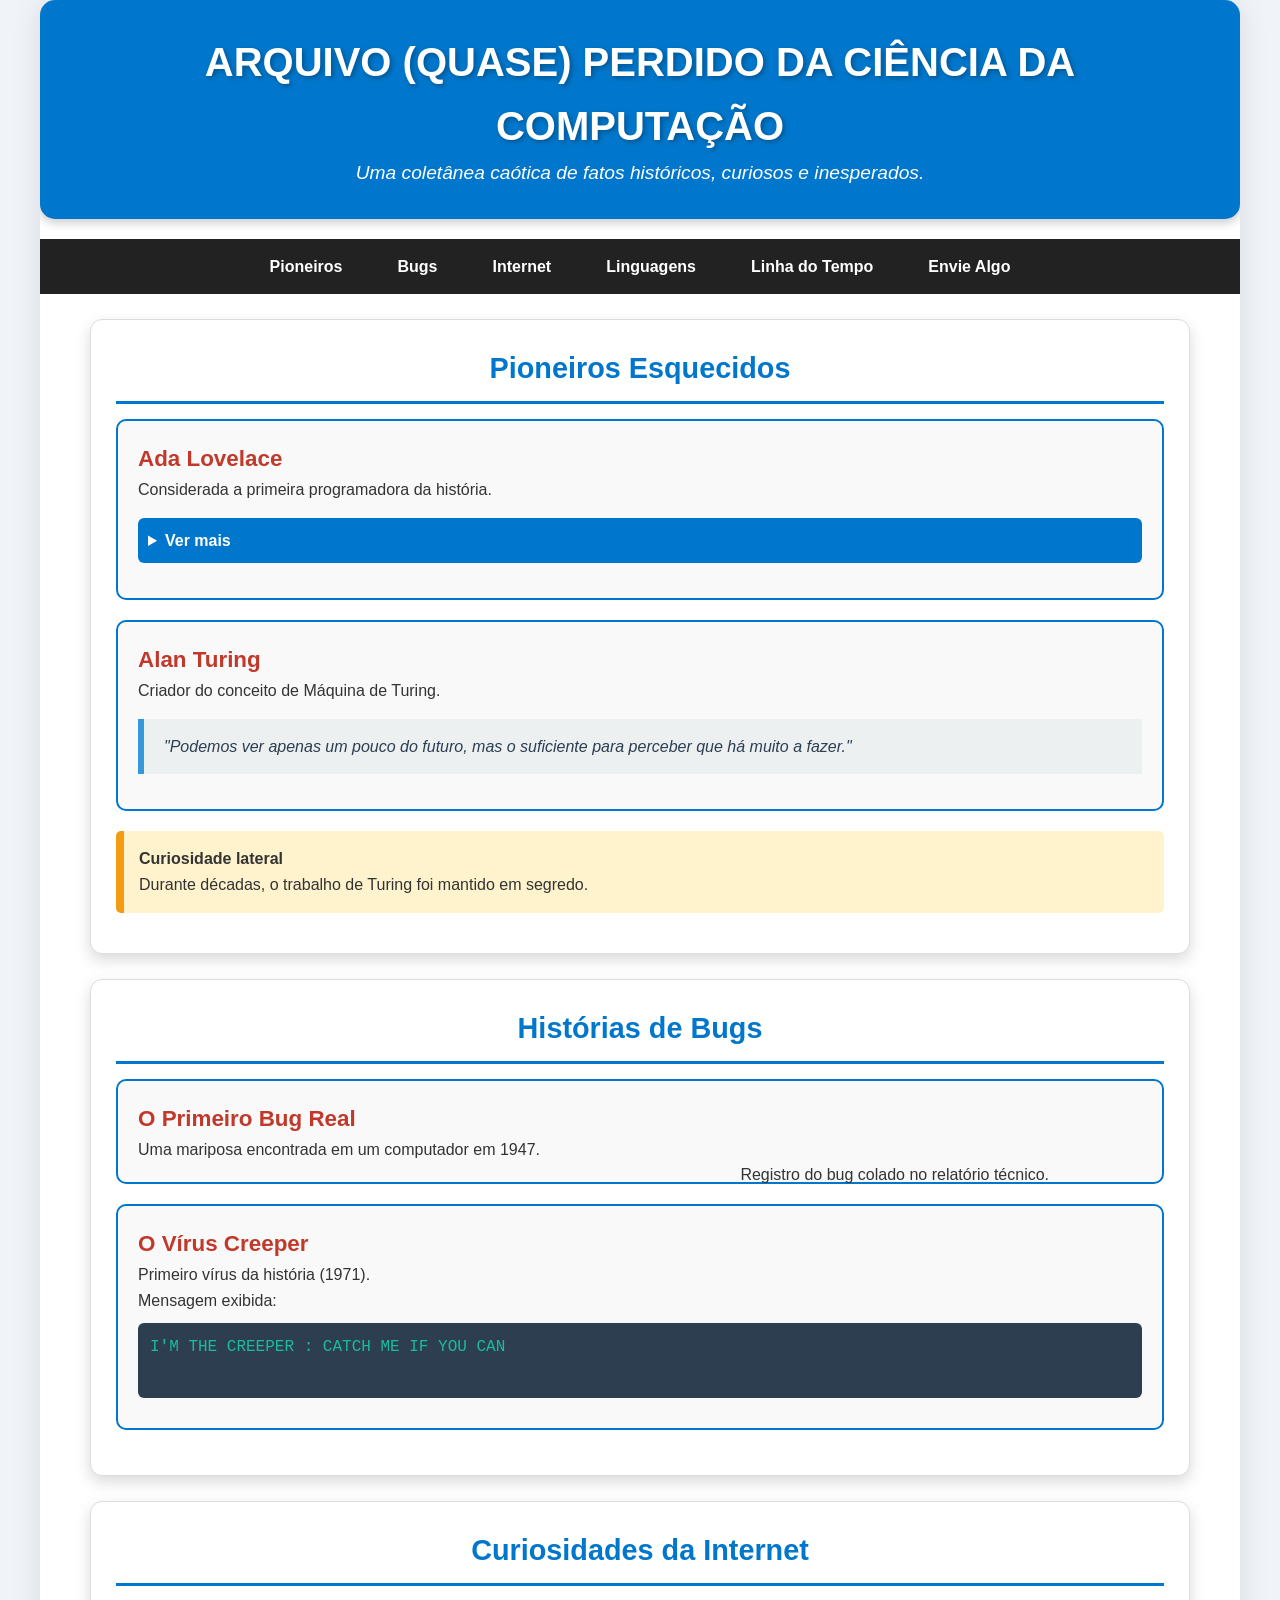
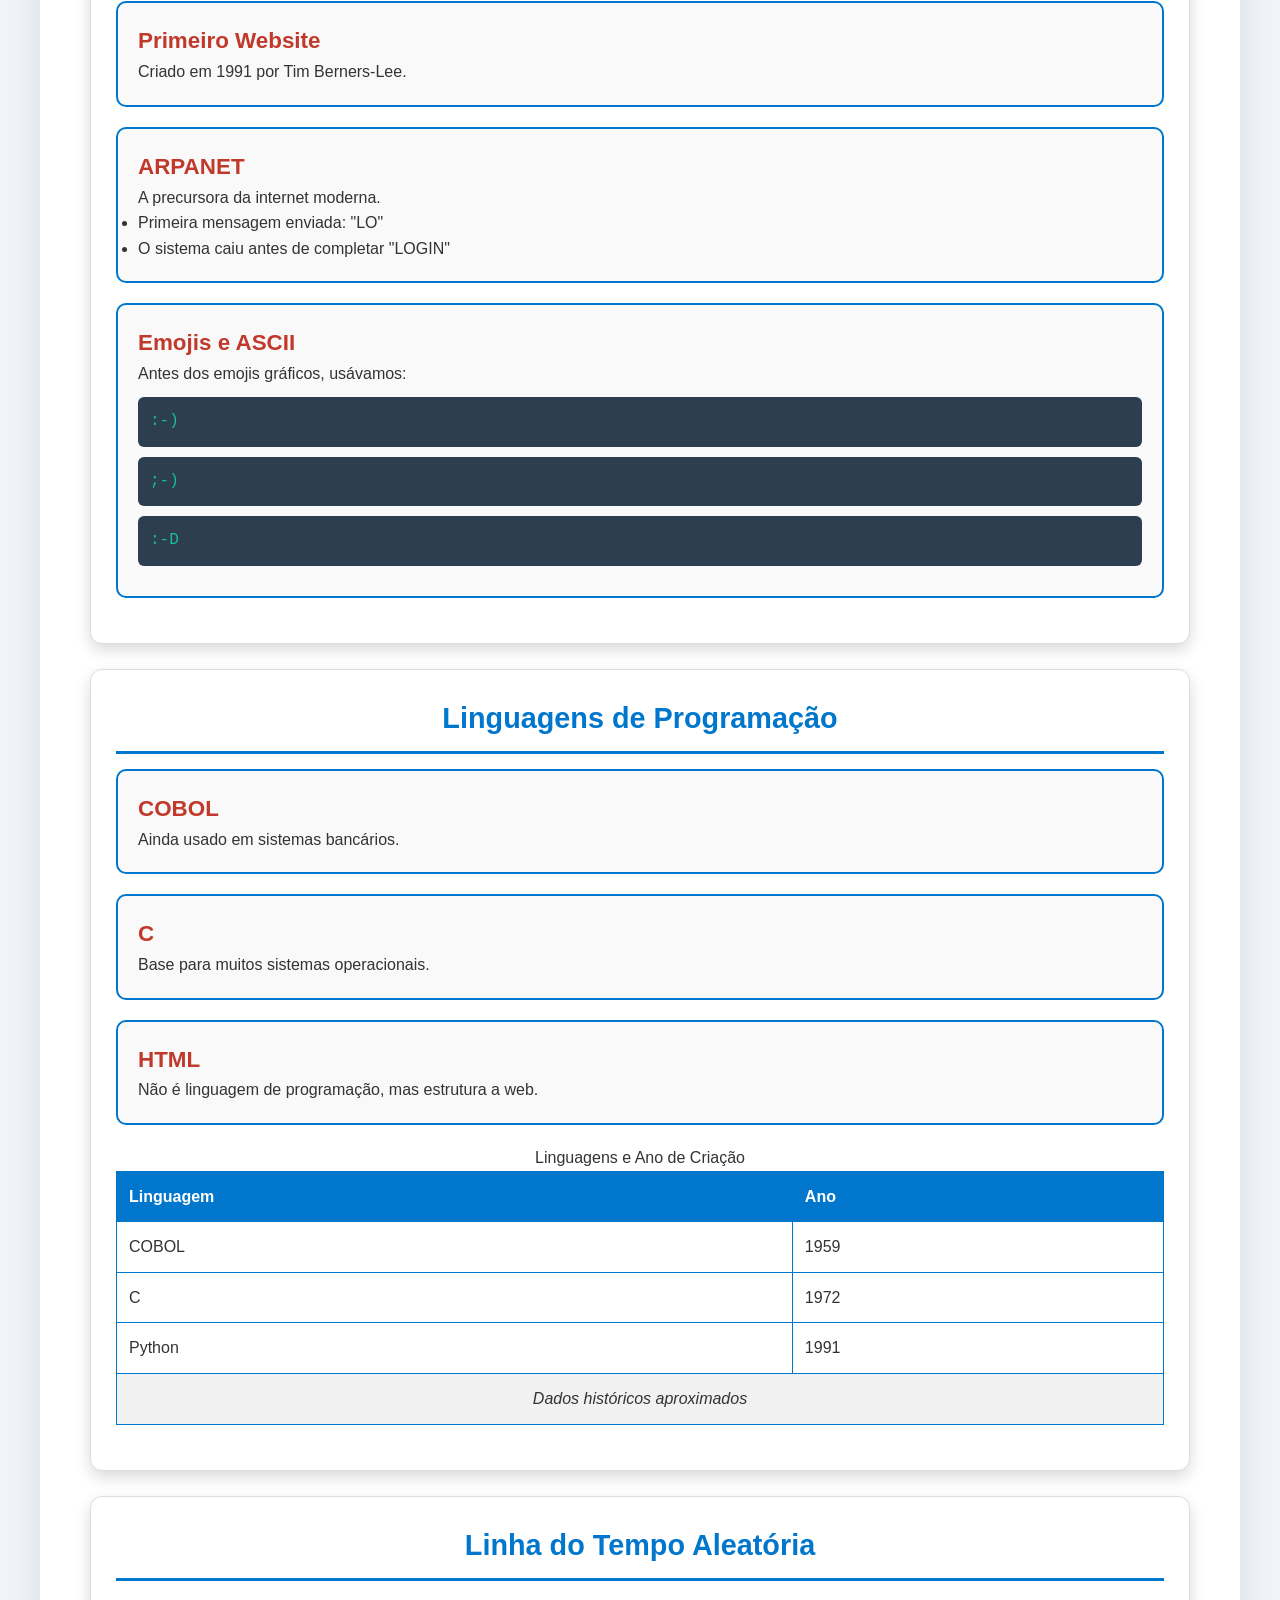
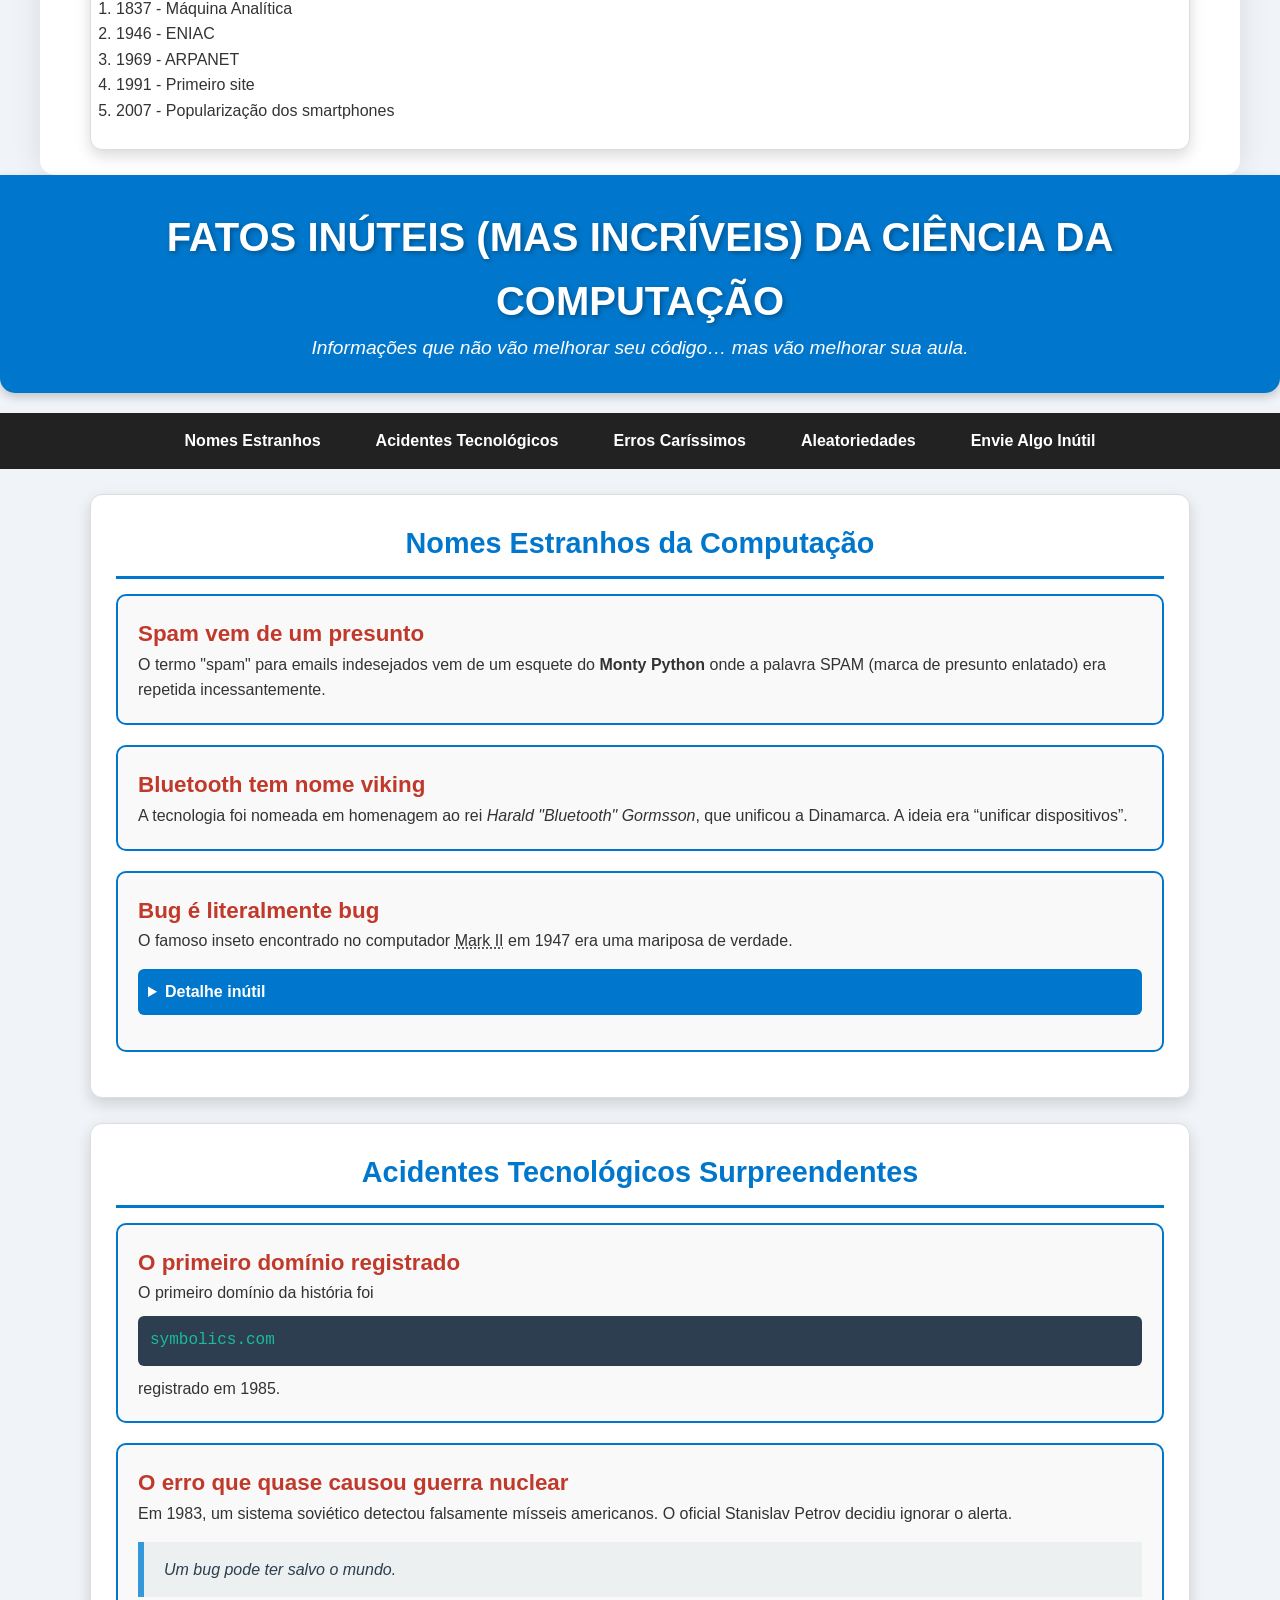
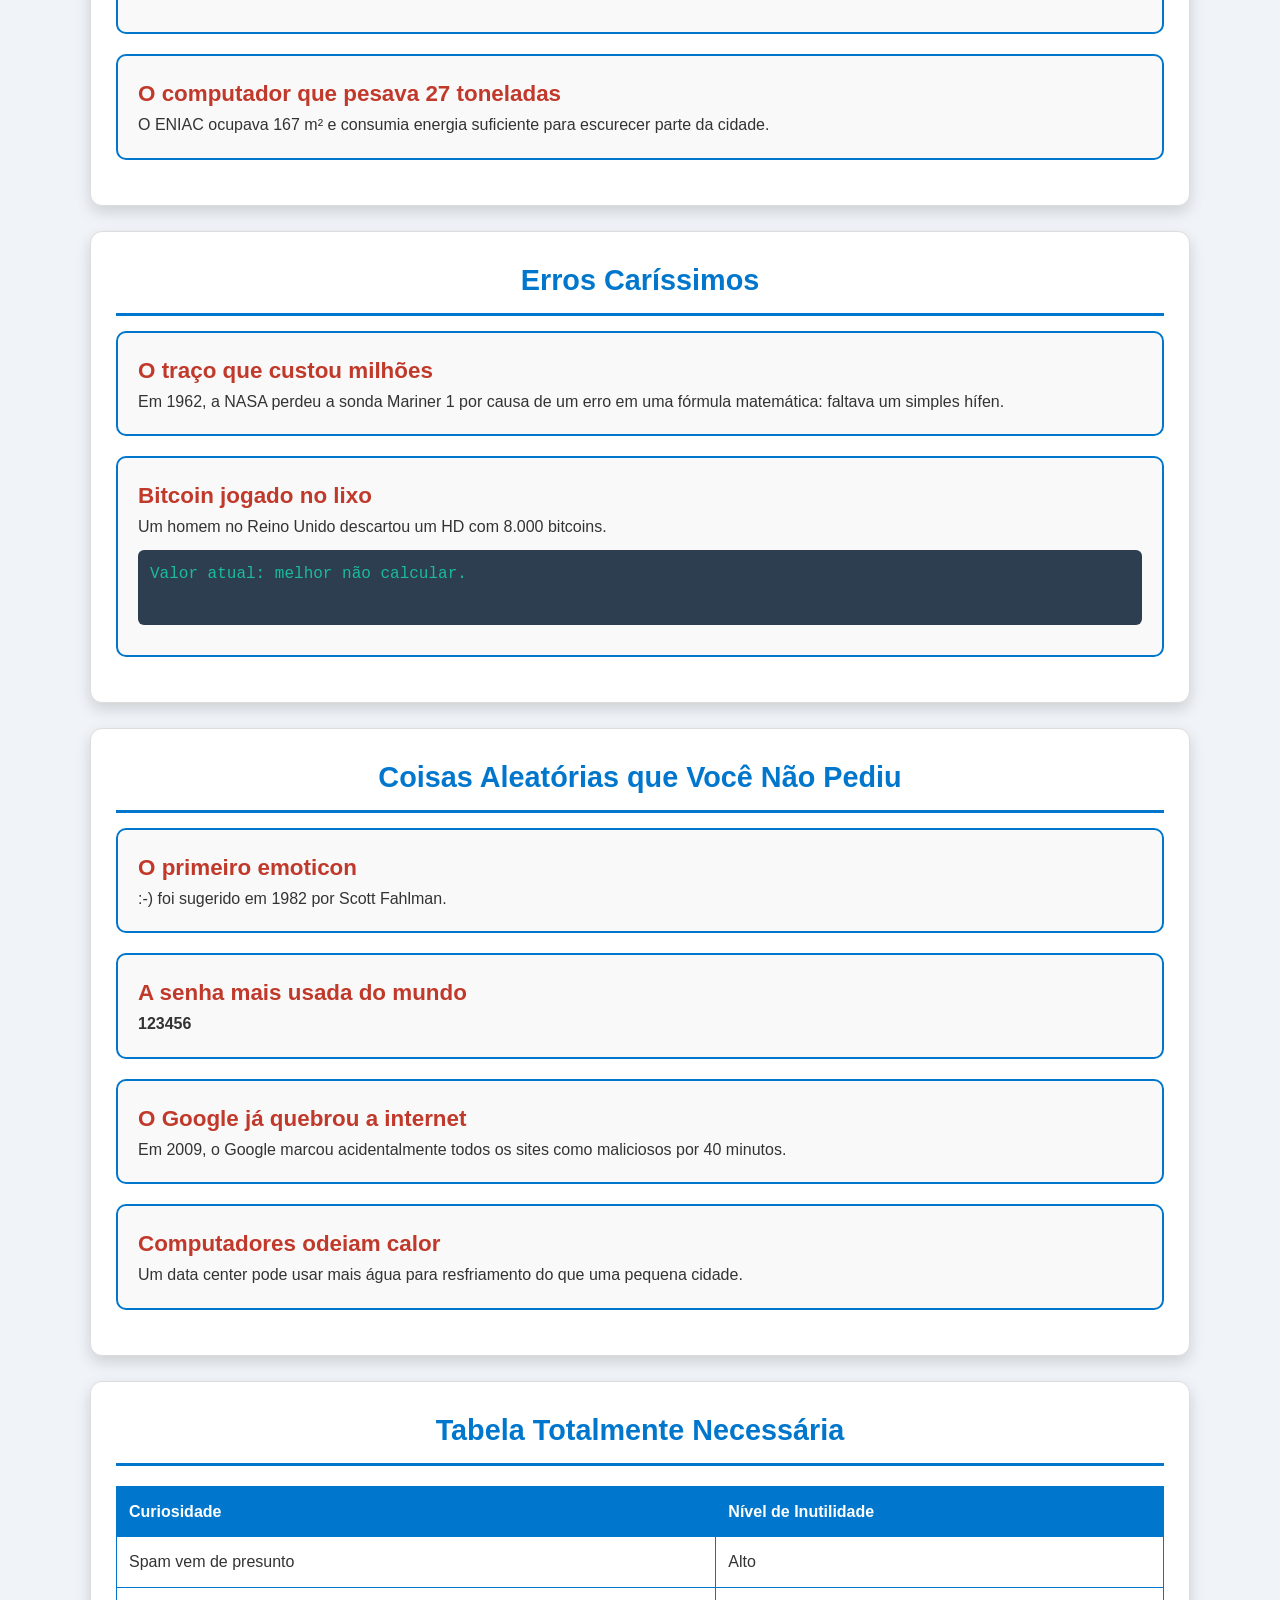
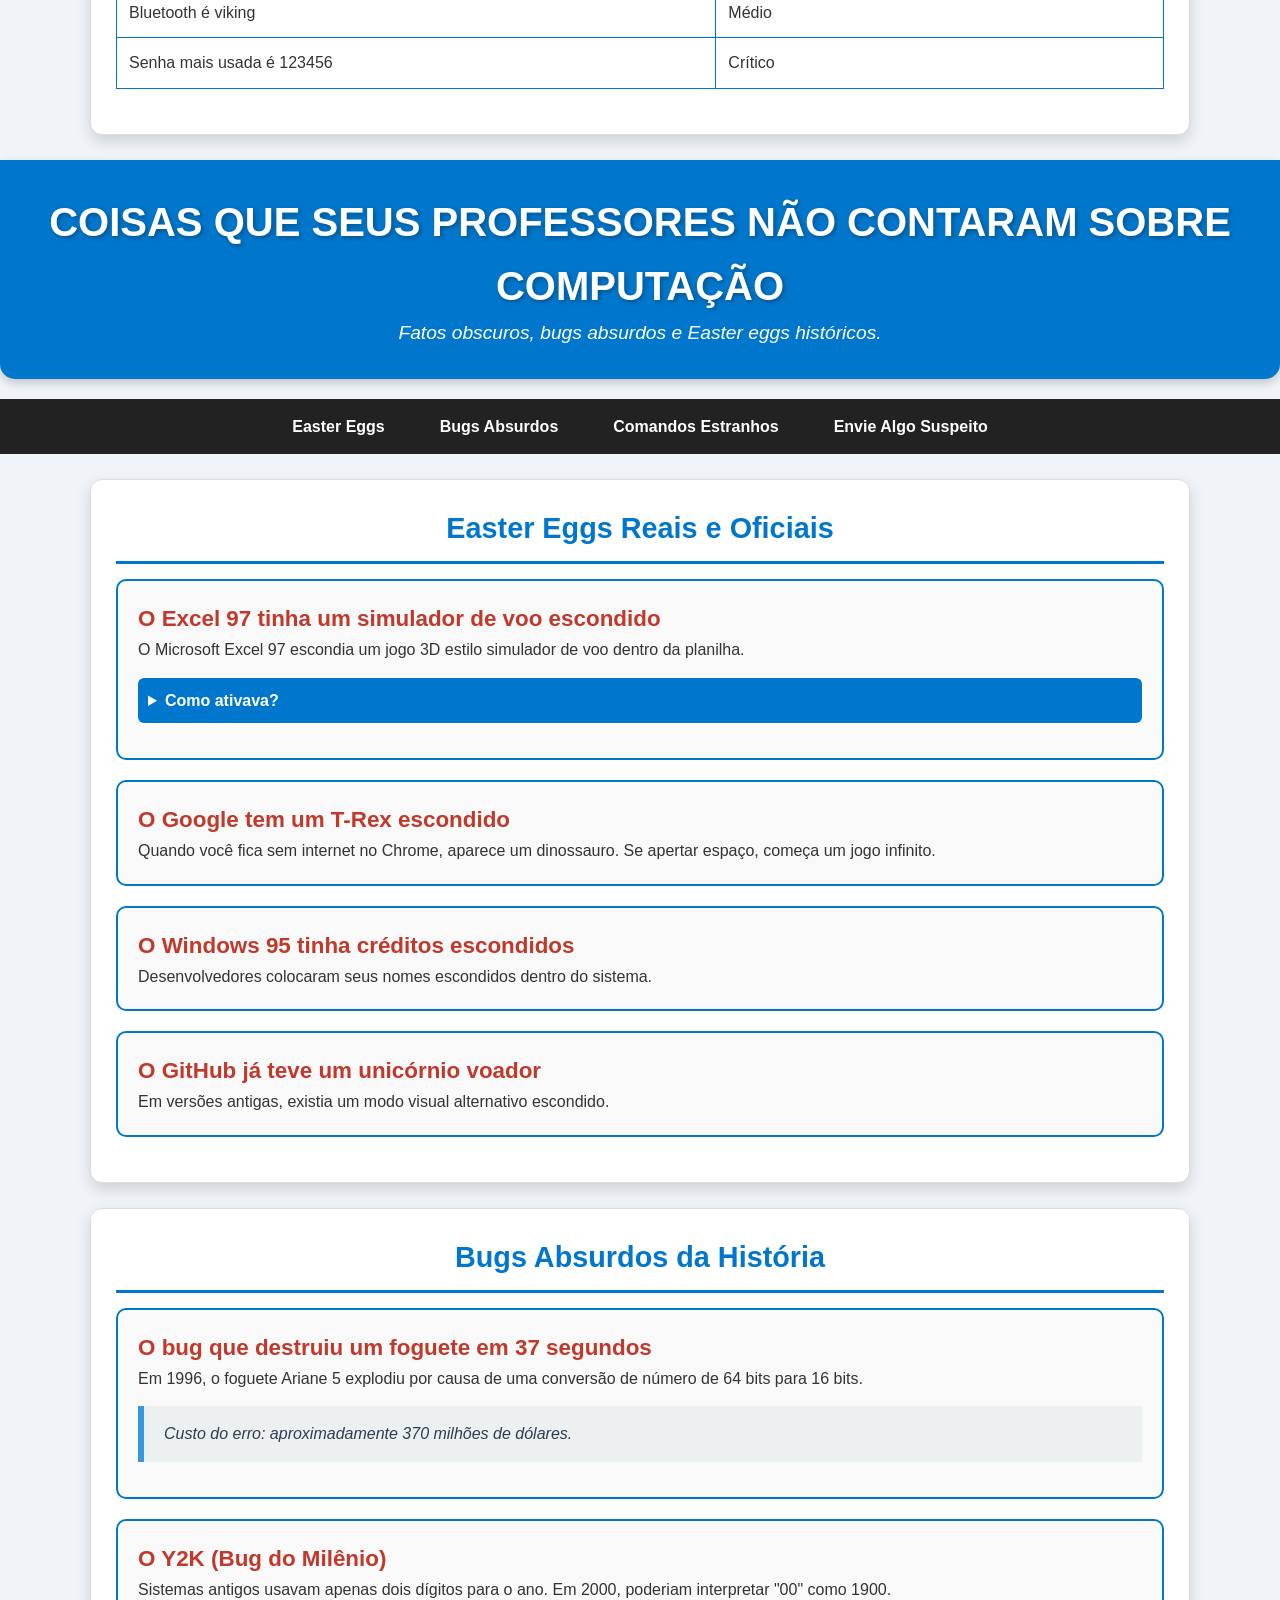
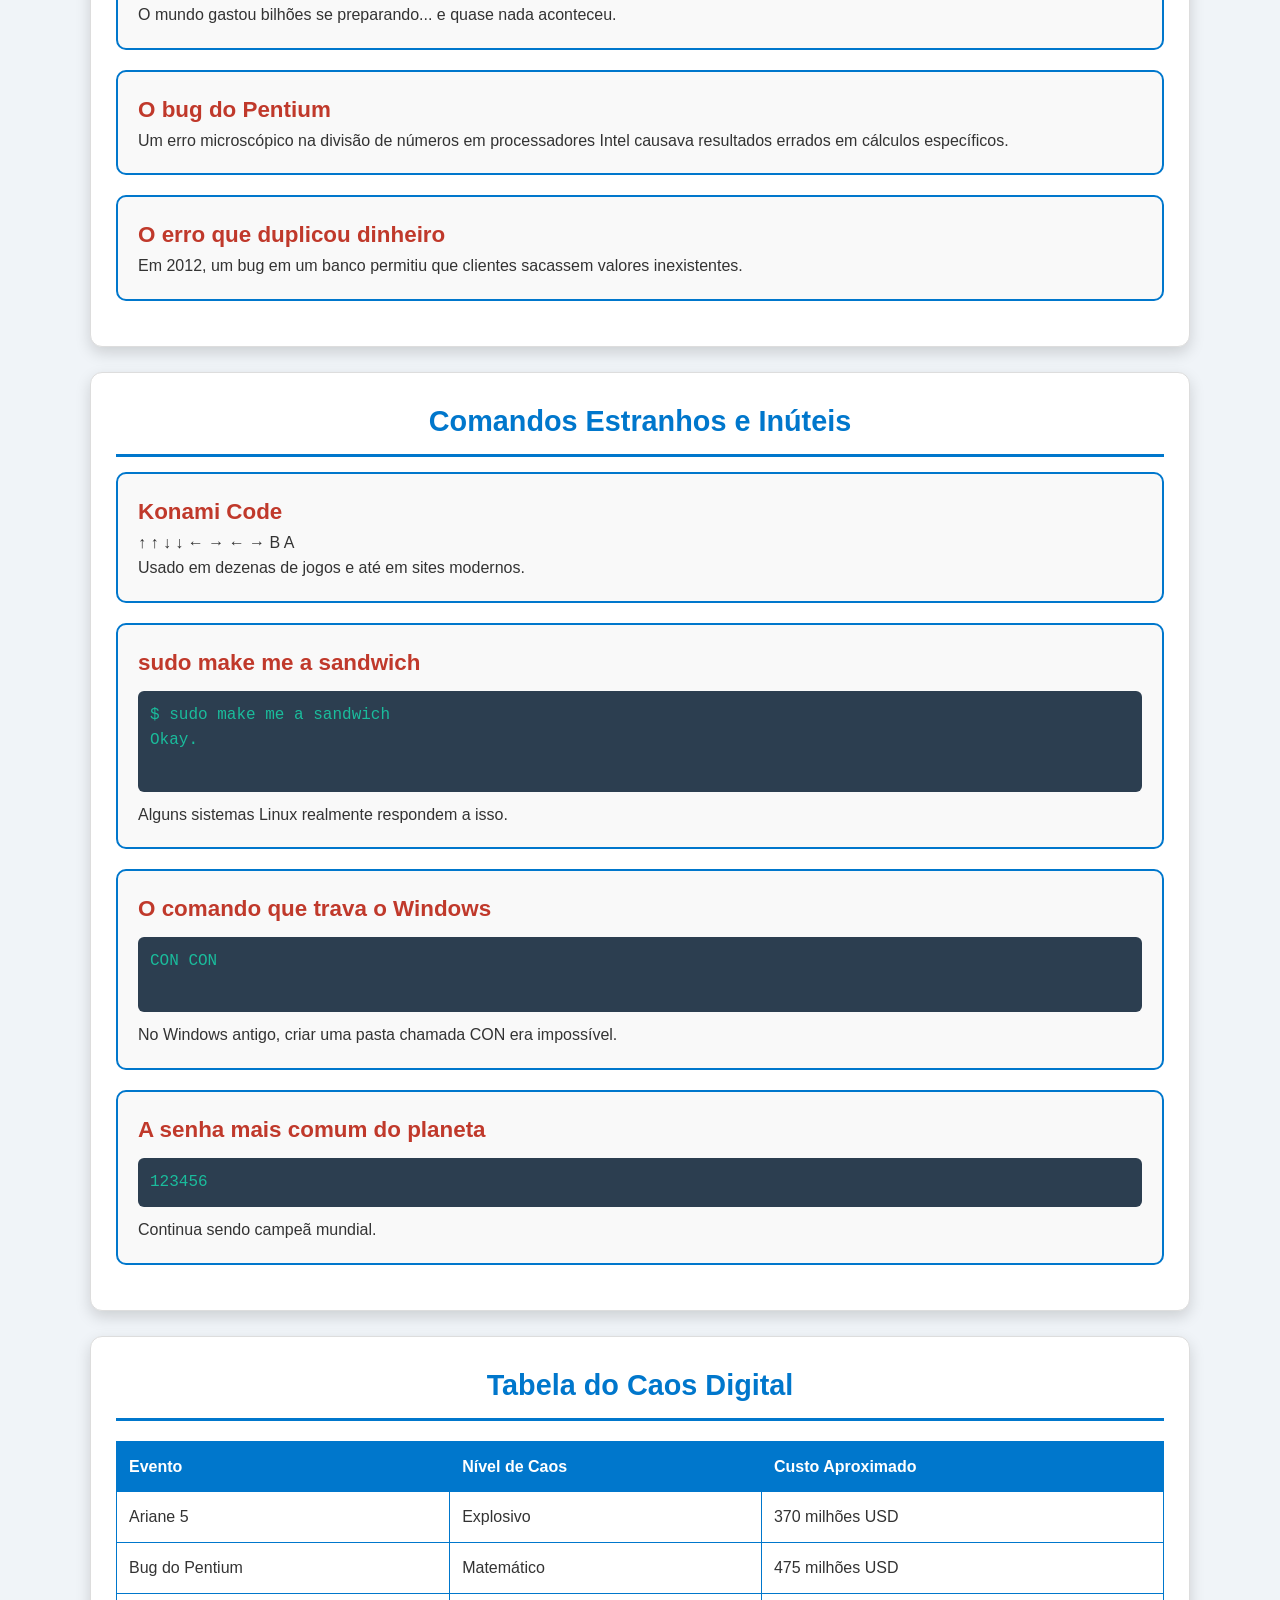
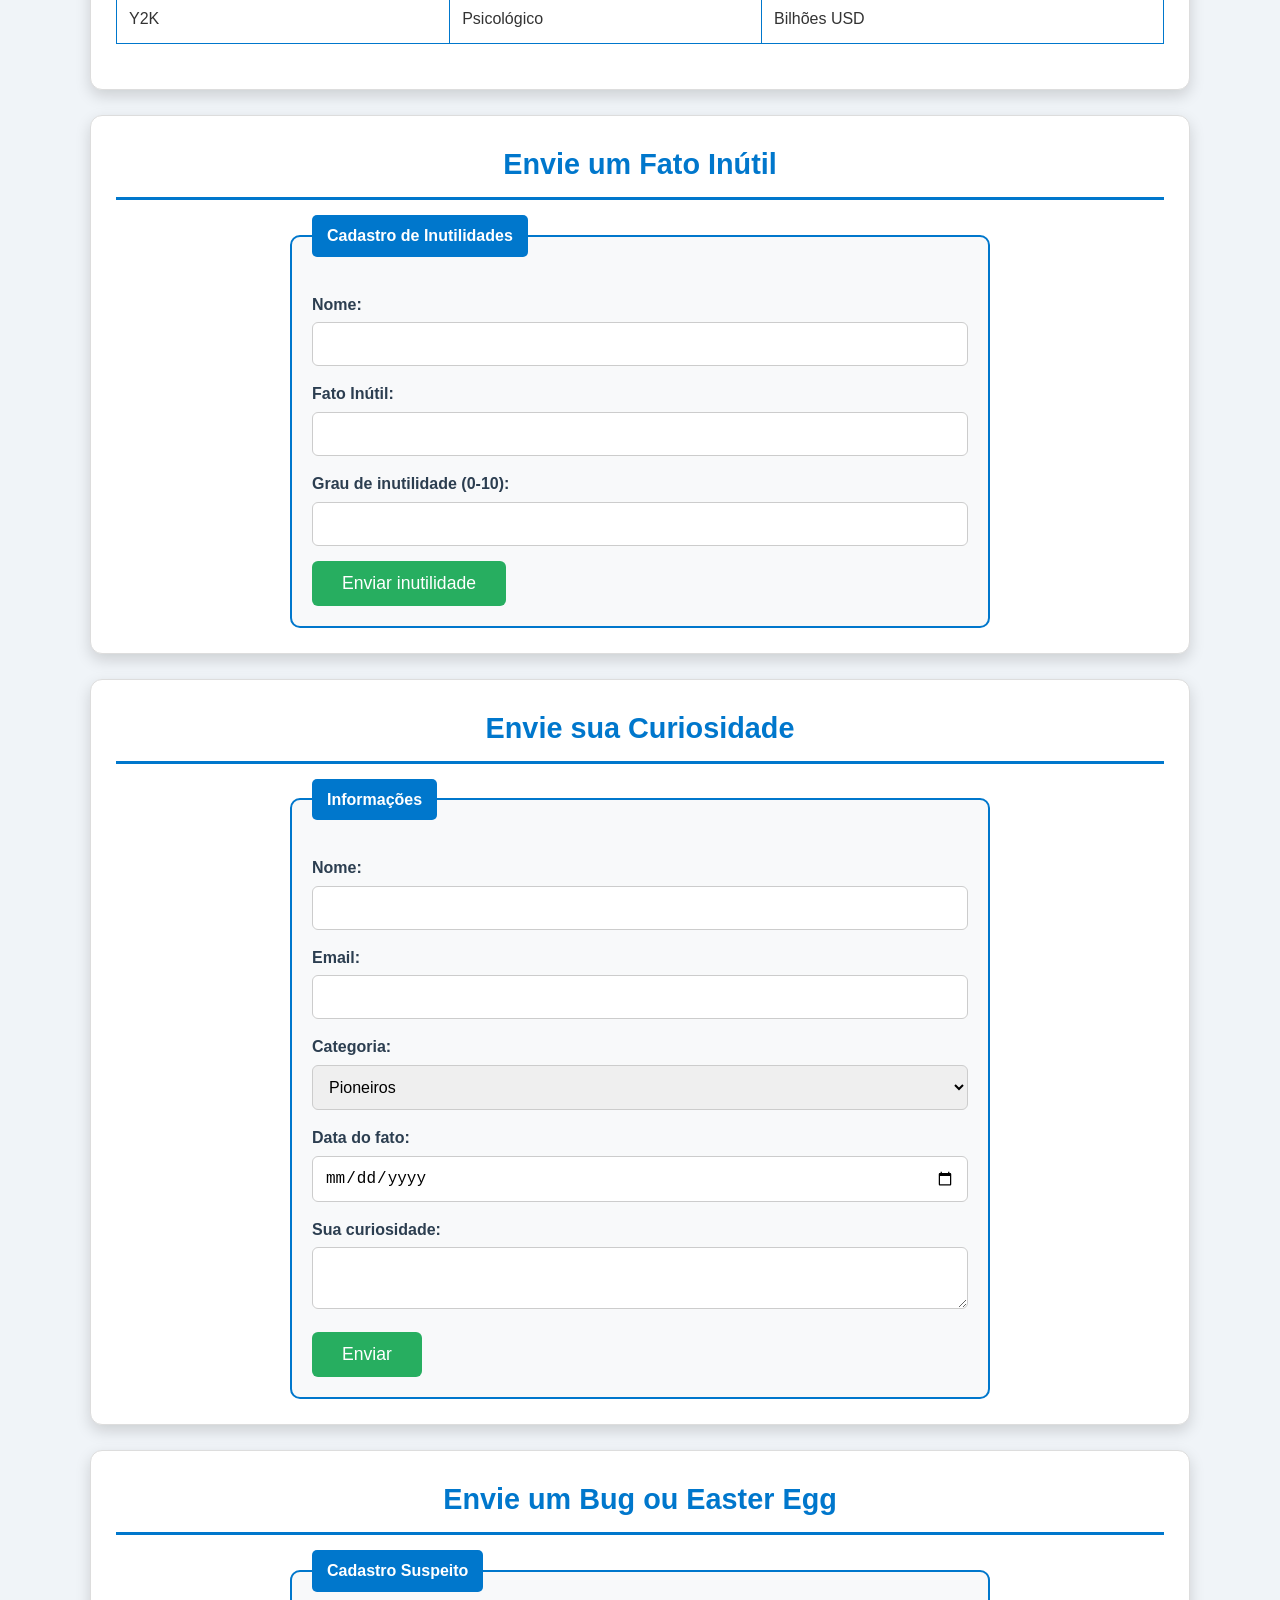
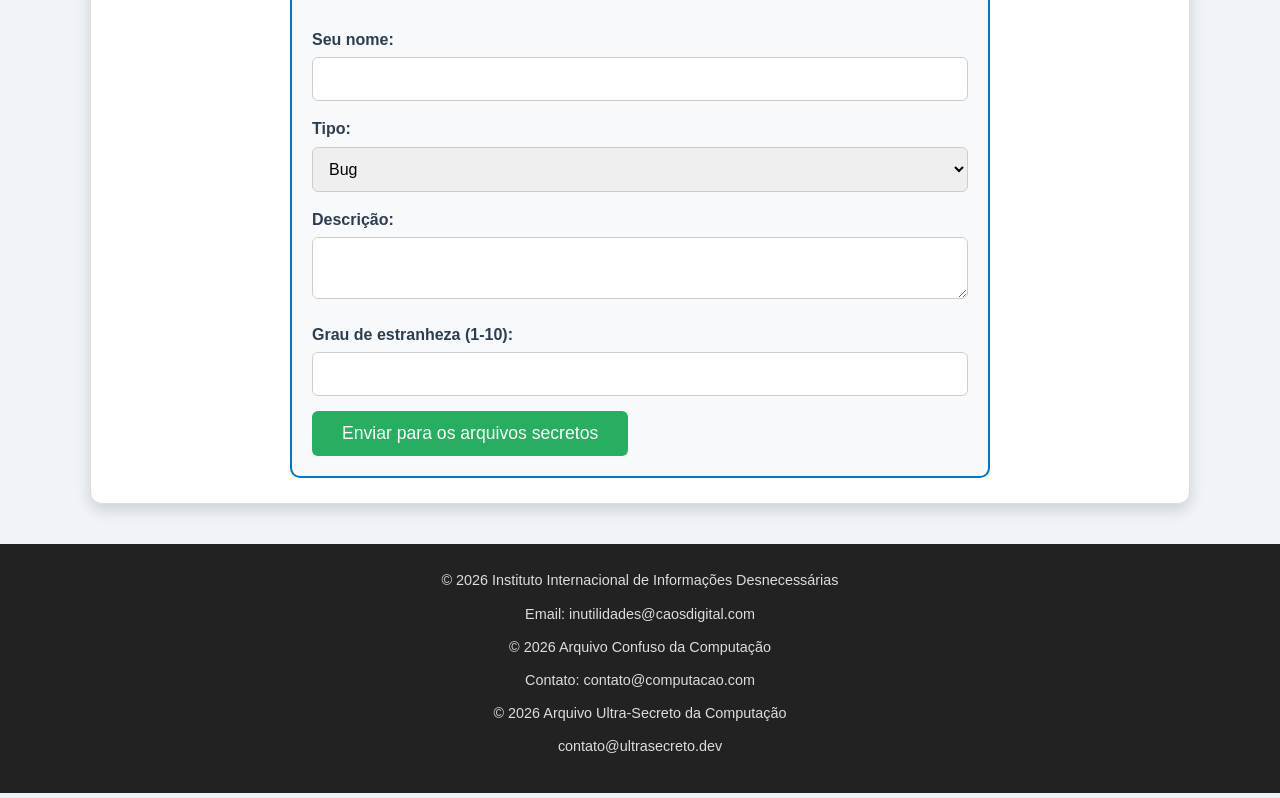
<file: atividade 3.html>
<!DOCTYPE html>
<html lang="pt-br">
<head>
    <meta charset="UTF-8">
    <meta name="description" content="Curiosidades e fatos históricos da Ciência da Computação">
    <meta name="author" content="Portal Computação">
    <meta name="viewport" content="width=device-width, initial-scale=1.0">
    <title>Arquivo Confuso da Computação</title>
    <!-- CSS INTERNO - Aula de FrontEnd (CSS 1 e CSS 2) -->
    <!-- Prof. Dacio F. Machado - UniCesumar -->
    <!-- Estudante: João Pedro -->
    <!-- Usei TUDO que aprendemos: reset, box-model, seletores, propriedades do slide 3 ao 11 do PDF 2, flexbox, cores, fontes, sombras, bordas, etc. -->
    <style>
        /* RESET (aula CSS 1 - página 9) */
        * {
            margin: 0;
            padding: 0;
            box-sizing: border-box; /* propriedade do PDF 2 */
        }

        body {
            font-family: Arial, sans-serif; /* font-family - PDF 2 */
            background-color: #f0f4f8;
            color: #333;
            line-height: 1.6; /* line-height - PDF 2 */
            font-size: 16px; /* font-size - PDF 2 */
        }

        /* Cabeçalhos (múltiplos headers do seu HTML) */
        header {
            background-color: #0077cc;
            color: white;
            padding: 30px 20px; /* padding - PDF 2 */
            text-align: center; /* text-align - PDF 2 */
            margin-bottom: 20px;
            box-shadow: 0 4px 10px rgba(0, 0, 0, 0.2); /* box-shadow - PDF 2 */
            border-radius: 0 0 15px 15px; /* border-radius - PDF 2 */
        }

        header h1 {
            font-size: 2.5rem;
            text-transform: uppercase; /* text-transform - PDF 2 */
            text-shadow: 2px 2px 5px rgba(0, 0, 0, 0.3); /* text-shadow - PDF 2 */
        }

        header p {
            font-size: 1.2rem;
            font-style: italic;
        }

        /* Navegação (múltiplos navs) - usando FLEX (PDF 2) */
        nav {
            background-color: #222;
            padding: 15px;
        }

        nav ul {
            list-style: none;
            display: flex;
            justify-content: center; /* justify-content - PDF 2 */
            align-items: center; /* align-items - PDF 2 */
            gap: 25px;
            flex-wrap: wrap;
        }

        nav li {
            margin: 0;
        }

        nav a {
            color: #fff;
            text-decoration: none; /* text-decoration - PDF 2 */
            font-weight: bold; /* font-weight - PDF 2 */
            padding: 10px 15px;
            transition: all 0.3s;
        }

        nav a:hover {
            background-color: #0077cc;
            border-radius: 8px;
            transform: scale(1.1); /* transform - PDF 2 */
        }

        /* Seções (todas as section do seu HTML) */
        section {
            background-color: white;
            margin: 25px auto;
            max-width: 1100px;
            padding: 25px; /* padding */
            border-radius: 12px;
            box-shadow: 0 6px 15px rgba(0, 0, 0, 0.15); /* box-shadow */
            border: 1px solid #ddd; /* border - PDF 2 */
        }

        section h2 {
            font-size: 1.8rem;
            color: #0077cc;
            margin-bottom: 15px;
            text-align: center;
            border-bottom: 3px solid #0077cc;
            padding-bottom: 10px;
        }

        /* Artigos (ficam como cards) */
        article {
            background-color: #f9f9f9;
            padding: 20px;
            margin-bottom: 20px;
            border-radius: 10px;
            border: 2px solid #0077cc;
            transition: transform 0.3s;
        }

        article:hover {
            transform: translateY(-8px); /* transform - PDF 2 */
            box-shadow: 0 8px 20px rgba(0, 119, 204, 0.3);
        }

        article h3 {
            color: #c0392b;
            font-size: 1.4rem;
        }

        /* Aside e curiosidades */
        aside {
            background-color: #fff3cd;
            padding: 15px;
            border-left: 8px solid #f39c12;
            margin: 15px 0;
            border-radius: 5px;
        }

        /* Bloco de citação */
        blockquote {
            background-color: #ecf0f1;
            border-left: 6px solid #3498db;
            padding: 15px 20px;
            margin: 15px 0;
            font-style: italic;
            color: #2c3e50;
        }

        /* Código e pré-formatado */
        pre, code {
            background-color: #2c3e50;
            color: #1abc9c;
            padding: 12px;
            border-radius: 6px;
            font-family: monospace;
            display: block;
            overflow-x: auto;
            margin: 10px 0;
        }

        /* Tabelas (duas tabelas no seu HTML) */
        table {
            width: 100%;
            border-collapse: collapse;
            margin: 20px 0;
        }

        th, td {
            padding: 12px;
            text-align: left;
            border: 1px solid #0077cc;
        }

        th {
            background-color: #0077cc;
            color: white;
        }

        tfoot td {
            background-color: #f1f1f1;
            font-style: italic;
            text-align: center;
        }

        /* Formulários (três forms no seu HTML) */
        form {
            max-width: 700px;
            margin: 0 auto;
        }

        fieldset {
            border: 2px solid #0077cc;
            padding: 20px;
            border-radius: 10px;
            background-color: #f8f9fa;
        }

        legend {
            background-color: #0077cc;
            color: white;
            padding: 8px 15px;
            border-radius: 5px;
            font-weight: bold;
        }

        label {
            display: block;
            margin: 15px 0 5px;
            font-weight: bold;
            color: #2c3e50;
        }

        input[type="text"],
        input[type="email"],
        input[type="number"],
        input[type="date"],
        textarea,
        select {
            width: 100%;
            padding: 12px;
            border: 1px solid #ccc;
            border-radius: 6px;
            font-size: 1rem;
            transition: border 0.3s;
        }

        input:focus,
        textarea:focus,
        select:focus {
            border-color: #0077cc;
            box-shadow: 0 0 8px rgba(0, 119, 204, 0.4);
        }

        input[type="submit"] {
            background-color: #27ae60;
            color: white;
            padding: 12px 30px;
            border: none;
            border-radius: 6px;
            font-size: 1.1rem;
            cursor: pointer;
            margin-top: 15px;
            width: auto;
        }

        input[type="submit"]:hover {
            background-color: #219653;
            transform: scale(1.05);
        }

        /* Detalhes (details/summary) */
        details {
            margin: 15px 0;
        }

        summary {
            background-color: #0077cc;
            color: white;
            padding: 10px;
            border-radius: 6px;
            cursor: pointer;
            font-weight: bold;
        }

        /* Footer (tem 3 no seu HTML, todos vão ficar iguais) */
        footer {
            background-color: #222;
            color: #ddd;
            text-align: center;
            padding: 25px;
            margin-top: 40px;
            font-size: 0.9rem;
        }

        footer address {
            margin: 10px 0;
            font-style: normal;
        }

        /* Estilo extra para o div#pagina (o container principal) */
        #pagina {
            max-width: 1200px;
            margin: 0 auto;
            background: white;
            box-shadow: 0 0 30px rgba(0, 0, 0, 0.1);
            border-radius: 15px;
            overflow: hidden;
        }

        /* Ajuste de width e height em alguns elementos */
        main {
            width: 100%;
        }

        /* Float e position (só para mostrar que sei - PDF 2) */
        figure {
            float: right;
            width: 40%;
            margin-left: 20px;
        }

        /* Z-index para brincar (não interfere em nada) */
        .destaque {
            position: relative;
            z-index: 10;
        }
    </style>
</head>
<body>
<div id="pagina">
    <header id="topo">
        <h1>Arquivo (Quase) Perdido da Ciência da Computação</h1>
        <p>Uma coletânea caótica de fatos históricos, curiosos e inesperados.</p>
    </header>
    <nav id="menu-principal">
        <ul>
            <li><a href="#pioneiros">Pioneiros</a></li>
            <li><a href="#bugs">Bugs</a></li>
            <li><a href="#internet">Internet</a></li>
            <li><a href="#linguagens">Linguagens</a></li>
            <li><a href="#linha-do-tempo">Linha do Tempo</a></li>
            <li><a href="#formulario">Envie Algo</a></li>
        </ul>
    </nav>
    <main>
        <section id="pioneiros">
            <h2>Pioneiros Esquecidos</h2>
            <article>
                <h3>Ada Lovelace</h3>
                <p>Considerada a primeira programadora da história.</p>
                <details>
                    <summary>Ver mais</summary>
                    <p>Ela escreveu um algoritmo para a Máquina Analítica no século XIX.</p>
                </details>
            </article>
            <article>
                <h3>Alan Turing</h3>
                <p>Criador do conceito de Máquina de Turing.</p>
                <blockquote>
                    "Podemos ver apenas um pouco do futuro, mas o suficiente para perceber que há muito a fazer."
                </blockquote>
            </article>
            <aside>
                <h4>Curiosidade lateral</h4>
                <p>Durante décadas, o trabalho de Turing foi mantido em segredo.</p>
            </aside>
        </section>
        <section id="bugs">
            <h2>Histórias de Bugs</h2>
            <article>
                <h3>O Primeiro Bug Real</h3>
                <p>Uma mariposa encontrada em um computador em 1947.</p>
                <figure>
                    <figcaption>Registro do bug colado no relatório técnico.</figcaption>
                </figure>
            </article>
            <article>
                <h3>O Vírus Creeper</h3>
                <p>Primeiro vírus da história (1971).</p>
                <p>Mensagem exibida:</p>
                <pre>
I'M THE CREEPER : CATCH ME IF YOU CAN
                </pre>
            </article>
        </section>
        <section id="internet">
            <h2>Curiosidades da Internet</h2>
            <article>
                <h3>Primeiro Website</h3>
                <p>Criado em 1991 por Tim Berners-Lee.</p>
            </article>
            <article>
                <h3>ARPANET</h3>
                <p>A precursora da internet moderna.</p>
                <ul>
                    <li>Primeira mensagem enviada: "LO"</li>
                    <li>O sistema caiu antes de completar "LOGIN"</li>
                </ul>
            </article>
            <article>
                <h3>Emojis e ASCII</h3>
                <p>Antes dos emojis gráficos, usávamos:</p>
                <code>:-)</code>
                <code>;-)</code>
                <code>:-D</code>
            </article>
        </section>
        <section id="linguagens">
            <h2>Linguagens de Programação</h2>
            <article>
                <h3>COBOL</h3>
                <p>Ainda usado em sistemas bancários.</p>
            </article>
            <article>
                <h3>C</h3>
                <p>Base para muitos sistemas operacionais.</p>
            </article>
            <article>
                <h3>HTML</h3>
                <p>Não é linguagem de programação, mas estrutura a web.</p>
            </article>
            <div>
                <table border="1">
                    <caption>Linguagens e Ano de Criação</caption>
                    <thead>
                        <tr>
                            <th>Linguagem</th>
                            <th>Ano</th>
                        </tr>
                    </thead>
                    <tbody>
                        <tr>
                            <td>COBOL</td>
                            <td>1959</td>
                        </tr>
                        <tr>
                            <td>C</td>
                            <td>1972</td>
                        </tr>
                        <tr>
                            <td>Python</td>
                            <td>1991</td>
                        </tr>
                    </tbody>
                    <tfoot>
                        <tr>
                            <td colspan="2">Dados históricos aproximados</td>
                        </tr>
                    </tfoot>
                </table>
            </div>
        </section>
        <section id="linha-do-tempo">
            <h2>Linha do Tempo Aleatória</h2>
            <ol>
                <li>1837 - Máquina Analítica</li>
                <li>1946 - ENIAC</li>
                <li>1969 - ARPANET</li>
                <li>1991 - Primeiro site</li>
                <li>2007 - Popularização dos smartphones</li>
            </ol>
        </section>
</div>
<header>
    <h1>Fatos Inúteis (Mas Incríveis) da Ciência da Computação</h1>
    <p>Informações que não vão melhorar seu código… mas vão melhorar sua aula.</p>
</header>
<nav>
    <ul>
        <li><a href="#nomes">Nomes Estranhos</a></li>
        <li><a href="#acidentes">Acidentes Tecnológicos</a></li>
        <li><a href="#dinheiro">Erros Caríssimos</a></li>
        <li><a href="#aleatorio">Aleatoriedades</a></li>
        <li><a href="#form">Envie Algo Inútil</a></li>
    </ul>
</nav>
<section id="nomes">
    <h2>Nomes Estranhos da Computação</h2>
    <article>
        <h3>Spam vem de um presunto</h3>
        <p>
            O termo "spam" para emails indesejados vem de um esquete do
            <strong>Monty Python</strong> onde a palavra SPAM (marca de presunto enlatado)
            era repetida incessantemente.
        </p>
    </article>
    <article>
        <h3>Bluetooth tem nome viking</h3>
        <p>
            A tecnologia foi nomeada em homenagem ao rei
            <em>Harald "Bluetooth" Gormsson</em>, que unificou a Dinamarca.
            A ideia era “unificar dispositivos”.
        </p>
    </article>
    <article>
        <h3>Bug é literalmente bug</h3>
        <p>
            O famoso inseto encontrado no computador
            <abbr title="Harvard Mark II">Mark II</abbr> em 1947
            era uma mariposa de verdade.
        </p>
        <details>
            <summary>Detalhe inútil</summary>
            <p>O inseto ainda está preservado em um museu.</p>
        </details>
    </article>
</section>
<section id="acidentes">
    <h2>Acidentes Tecnológicos Surpreendentes</h2>
    <article>
        <h3>O primeiro domínio registrado</h3>
        <p>
            O primeiro domínio da história foi
            <code>symbolics.com</code> registrado em 1985.
        </p>
    </article>
    <article>
        <h3>O erro que quase causou guerra nuclear</h3>
        <p>
            Em 1983, um sistema soviético detectou falsamente mísseis americanos.
            O oficial Stanislav Petrov decidiu ignorar o alerta.
        </p>
        <blockquote>
            Um bug pode ter salvo o mundo.
        </blockquote>
    </article>
    <article>
        <h3>O computador que pesava 27 toneladas</h3>
        <p>
            O ENIAC ocupava 167 m² e consumia energia suficiente para escurecer parte da cidade.
        </p>
    </article>
</section>
<section id="dinheiro">
    <h2>Erros Caríssimos</h2>
    <article>
        <h3>O traço que custou milhões</h3>
        <p>
            Em 1962, a NASA perdeu a sonda Mariner 1 por causa de um erro em uma fórmula matemática:
            faltava um simples hífen.
        </p>
    </article>
    <article>
        <h3>Bitcoin jogado no lixo</h3>
        <p>
            Um homem no Reino Unido descartou um HD com 8.000 bitcoins.
        </p>
        <pre>
Valor atual: melhor não calcular.
        </pre>
    </article>
</section>
<section id="aleatorio">
    <h2>Coisas Aleatórias que Você Não Pediu</h2>
    <article>
        <h3>O primeiro emoticon</h3>
        <p>
            :-) foi sugerido em 1982 por Scott Fahlman.
        </p>
    </article>
    <article>
        <h3>A senha mais usada do mundo</h3>
        <p><strong>123456</strong></p>
    </article>
    <article>
        <h3>O Google já quebrou a internet</h3>
        <p>
            Em 2009, o Google marcou acidentalmente todos os sites como maliciosos por 40 minutos.
        </p>
    </article>
    <article>
        <h3>Computadores odeiam calor</h3>
        <p>
            Um data center pode usar mais água para resfriamento do que uma pequena cidade.
        </p>
    </article>
</section>
<section>
    <h2>Tabela Totalmente Necessária</h2>
    <table border="1">
        <tr>
            <th>Curiosidade</th>
            <th>Nível de Inutilidade</th>
        </tr>
        <tr>
            <td>Spam vem de presunto</td>
            <td>Alto</td>
        </tr>
        <tr>
            <td>Bluetooth é viking</td>
            <td>Médio</td>
        </tr>
        <tr>
            <td>Senha mais usada é 123456</td>
            <td>Crítico</td>
        </tr>
    </table>
</section>
<header>
    <h1>Coisas Que Seus Professores Não Contaram Sobre Computação</h1>
    <p>Fatos obscuros, bugs absurdos e Easter eggs históricos.</p>
</header>
<nav>
    <ul>
        <li><a href="#easter-eggs">Easter Eggs</a></li>
        <li><a href="#bugs-absurdos">Bugs Absurdos</a></li>
        <li><a href="#comandos-secretos">Comandos Estranhos</a></li>
        <li><a href="#formulario-secreto">Envie Algo Suspeito</a></li>
    </ul>
</nav>
<section id="easter-eggs">
    <h2>Easter Eggs Reais e Oficiais</h2>
    <article>
        <h3>O Excel 97 tinha um simulador de voo escondido</h3>
        <p>
            O Microsoft Excel 97 escondia um jogo 3D estilo simulador de voo
            dentro da planilha.
        </p>
        <details>
            <summary>Como ativava?</summary>
            <p>Era preciso selecionar células específicas e usar combinações absurdas de teclado.</p>
        </details>
    </article>
    <article>
        <h3>O Google tem um T-Rex escondido</h3>
        <p>
            Quando você fica sem internet no Chrome, aparece um dinossauro.
            Se apertar espaço, começa um jogo infinito.
        </p>
    </article>
    <article>
        <h3>O Windows 95 tinha créditos escondidos</h3>
        <p>
            Desenvolvedores colocaram seus nomes escondidos dentro do sistema.
        </p>
    </article>
    <article>
        <h3>O GitHub já teve um unicórnio voador</h3>
        <p>
            Em versões antigas, existia um modo visual alternativo escondido.
        </p>
    </article>
</section>
<section id="bugs-absurdos">
    <h2>Bugs Absurdos da História</h2>
    <article>
        <h3>O bug que destruiu um foguete em 37 segundos</h3>
        <p>
            Em 1996, o foguete Ariane 5 explodiu por causa de uma conversão de número
            de 64 bits para 16 bits.
        </p>
        <blockquote>
            Custo do erro: aproximadamente 370 milhões de dólares.
        </blockquote>
    </article>
    <article>
        <h3>O Y2K (Bug do Milênio)</h3>
        <p>
            Sistemas antigos usavam apenas dois dígitos para o ano.
            Em 2000, poderiam interpretar "00" como 1900.
        </p>
        <p>
            O mundo gastou bilhões se preparando... e quase nada aconteceu.
        </p>
    </article>
    <article>
        <h3>O bug do Pentium</h3>
        <p>
            Um erro microscópico na divisão de números em processadores Intel
            causava resultados errados em cálculos específicos.
        </p>
    </article>
    <article>
        <h3>O erro que duplicou dinheiro</h3>
        <p>
            Em 2012, um bug em um banco permitiu que clientes sacassem valores inexistentes.
        </p>
    </article>
</section>
<section id="comandos-secretos">
    <h2>Comandos Estranhos e Inúteis</h2>
    <article>
        <h3>Konami Code</h3>
        <p>
            ↑ ↑ ↓ ↓ ← → ← → B A
        </p>
        <p>
            Usado em dezenas de jogos e até em sites modernos.
        </p>
    </article>
    <article>
        <h3>sudo make me a sandwich</h3>
        <pre>
$ sudo make me a sandwich
Okay.
        </pre>
        <p>Alguns sistemas Linux realmente respondem a isso.</p>
    </article>
    <article>
        <h3>O comando que trava o Windows</h3>
        <pre>
CON CON
        </pre>
        <p>
            No Windows antigo, criar uma pasta chamada CON era impossível.
        </p>
    </article>
    <article>
        <h3>A senha mais comum do planeta</h3>
        <code>123456</code>
        <p>
            Continua sendo campeã mundial.
        </p>
    </article>
</section>
<section>
    <h2>Tabela do Caos Digital</h2>
    <table border="1">
        <tr>
            <th>Evento</th>
            <th>Nível de Caos</th>
            <th>Custo Aproximado</th>
        </tr>
        <tr>
            <td>Ariane 5</td>
            <td>Explosivo</td>
            <td>370 milhões USD</td>
        </tr>
        <tr>
            <td>Bug do Pentium</td>
            <td>Matemático</td>
            <td>475 milhões USD</td>
        </tr>
        <tr>
            <td>Y2K</td>
            <td>Psicológico</td>
            <td>Bilhões USD</td>
        </tr>
    </table>
</section>
<section id="form">
    <h2>Envie um Fato Inútil</h2>
    <form>
        <fieldset>
            <legend>Cadastro de Inutilidades</legend>
            <label>Nome:</label>
            <input type="text" name="nome">
            <label>Fato Inútil:</label>
            <input type="text" name="fato">
            <label>Grau de inutilidade (0-10):</label>
            <input type="number" name="grau" min="0" max="10">
            <input type="submit" value="Enviar inutilidade">
        </fieldset>
    </form>
   
</section>
 <section id="formulario">
            <h2>Envie sua Curiosidade</h2>
            <form>
                <fieldset>
                    <legend>Informações</legend>
                    <label>Nome:</label>
                    <input type="text" name="nome">
                    <label>Email:</label>
                    <input type="email" name="email">
                    <label>Categoria:</label>
                    <select name="categoria">
                        <option>Pioneiros</option>
                        <option>Bugs</option>
                        <option>Internet</option>
                        <option>Linguagens</option>
                    </select>
                    <label>Data do fato:</label>
                    <input type="date" name="data">
                    <label>Sua curiosidade:</label>
                    <textarea name="curiosidade"></textarea>
                    <input type="submit" value="Enviar">
                </fieldset>
            </form>
        </section>
   
<section id="formulario-secreto">
    <h2>Envie um Bug ou Easter Egg</h2>
    <form>
        <fieldset>
            <legend>Cadastro Suspeito</legend>
            <label>Seu nome:</label>
            <input type="text" name="nome">
            <label>Tipo:</label>
            <select name="tipo">
                <option>Bug</option>
                <option>Easter Egg</option>
                <option>Comando estranho</option>
            </select>
            <label>Descrição:</label>
            <textarea name="descricao"></textarea>
            <label>Grau de estranheza (1-10):</label>
            <input type="number" min="1" max="10">
            <input type="submit" value="Enviar para os arquivos secretos">
        </fieldset>
    </form>
</section>
</main>
</body>
<footer>
    <p>© 2026 Instituto Internacional de Informações Desnecessárias</p>
    <address>Email: inutilidades@caosdigital.com</address>
      <p>&copy; 2026 Arquivo Confuso da Computação</p>
        <address>
            Contato: contato@computacao.com
        </address>
         <p>© 2026 Arquivo Ultra-Secreto da Computação</p>
    <address>contato@ultrasecreto.dev</address>
</footer>
</div>
</body>
</html>
</file>
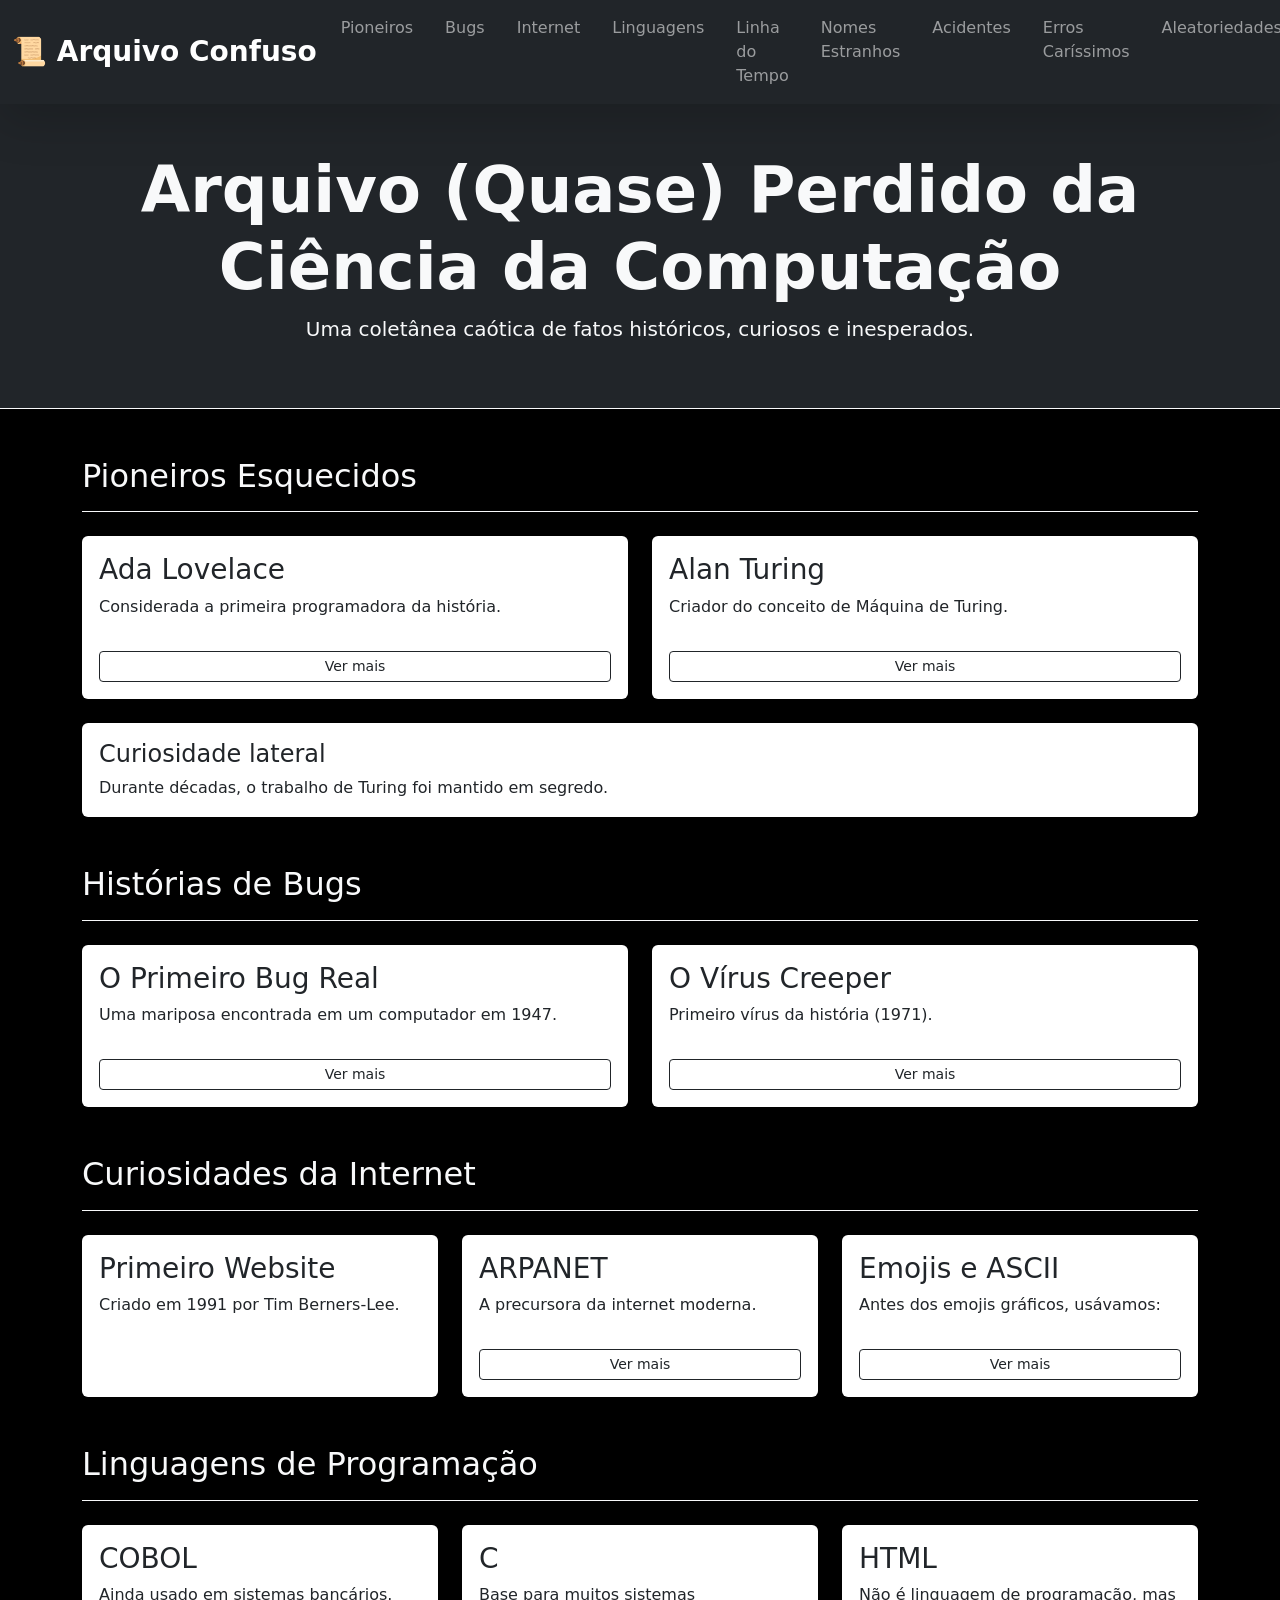
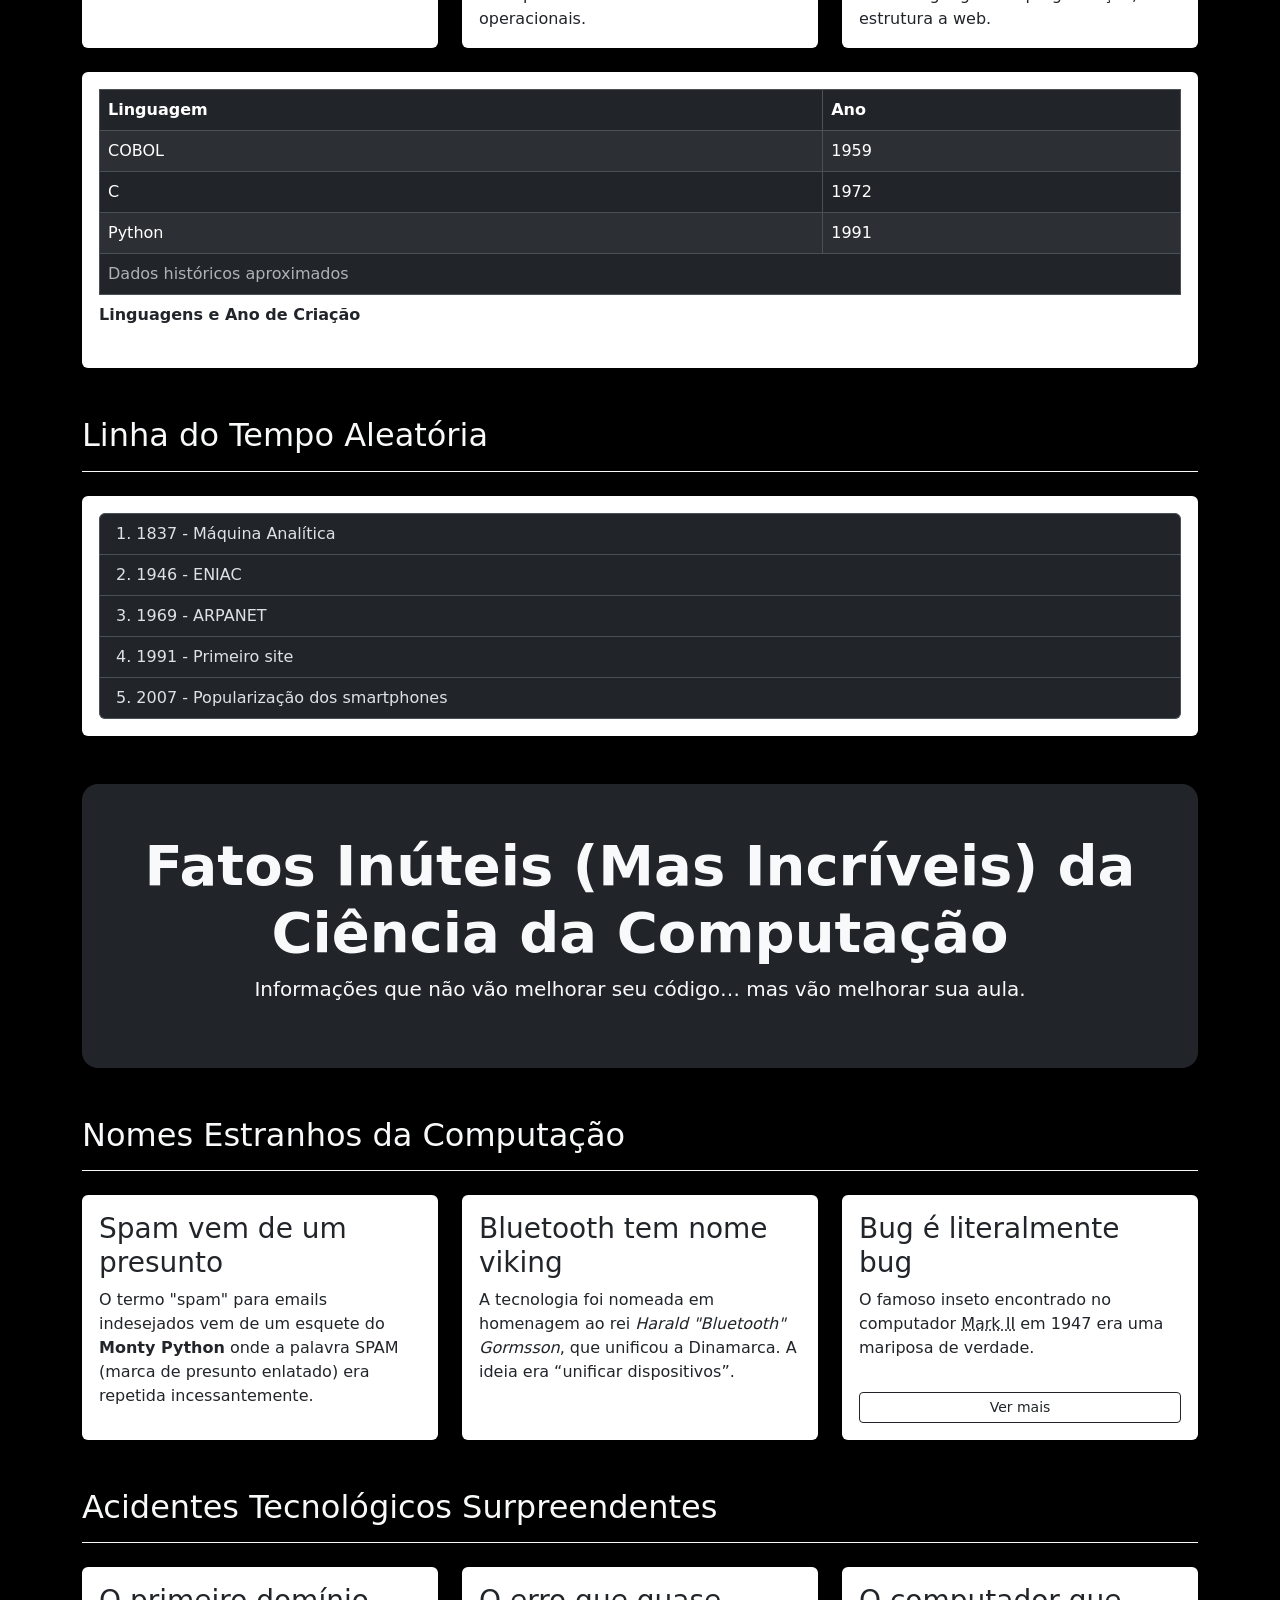
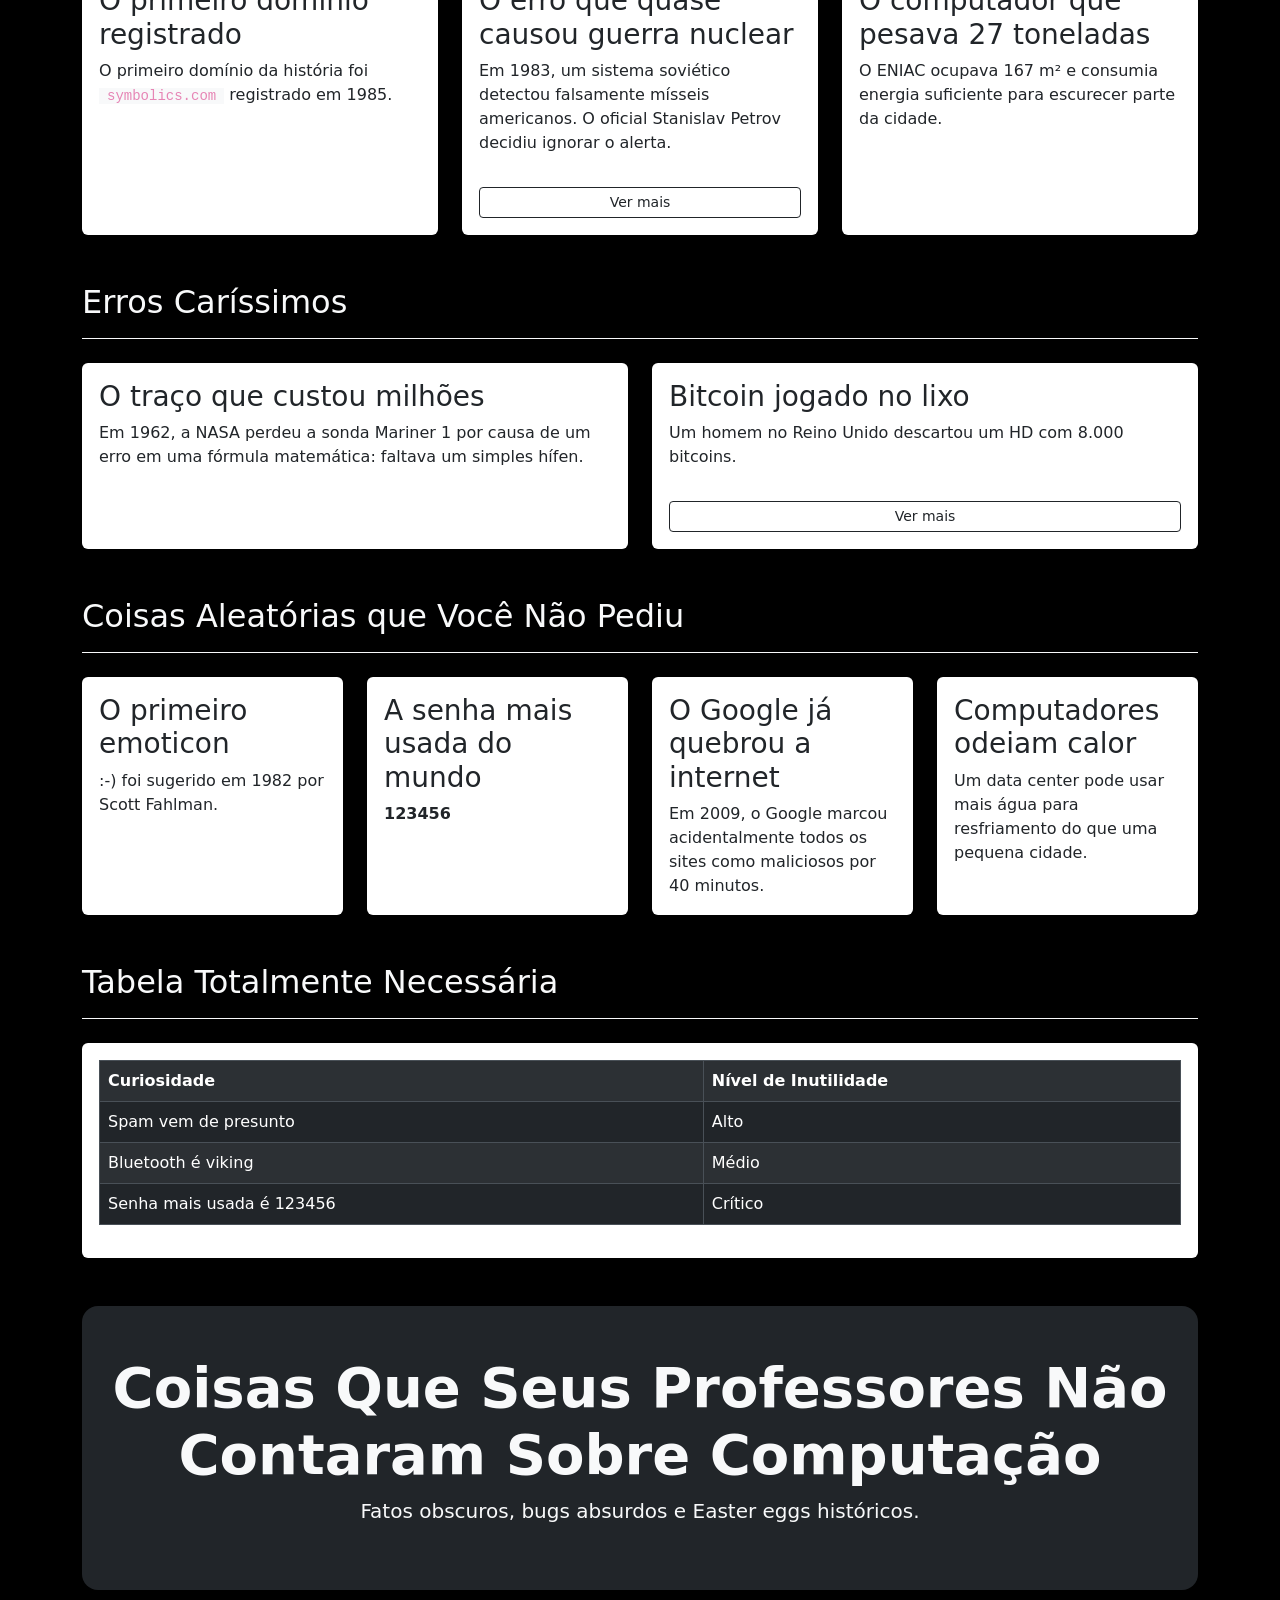
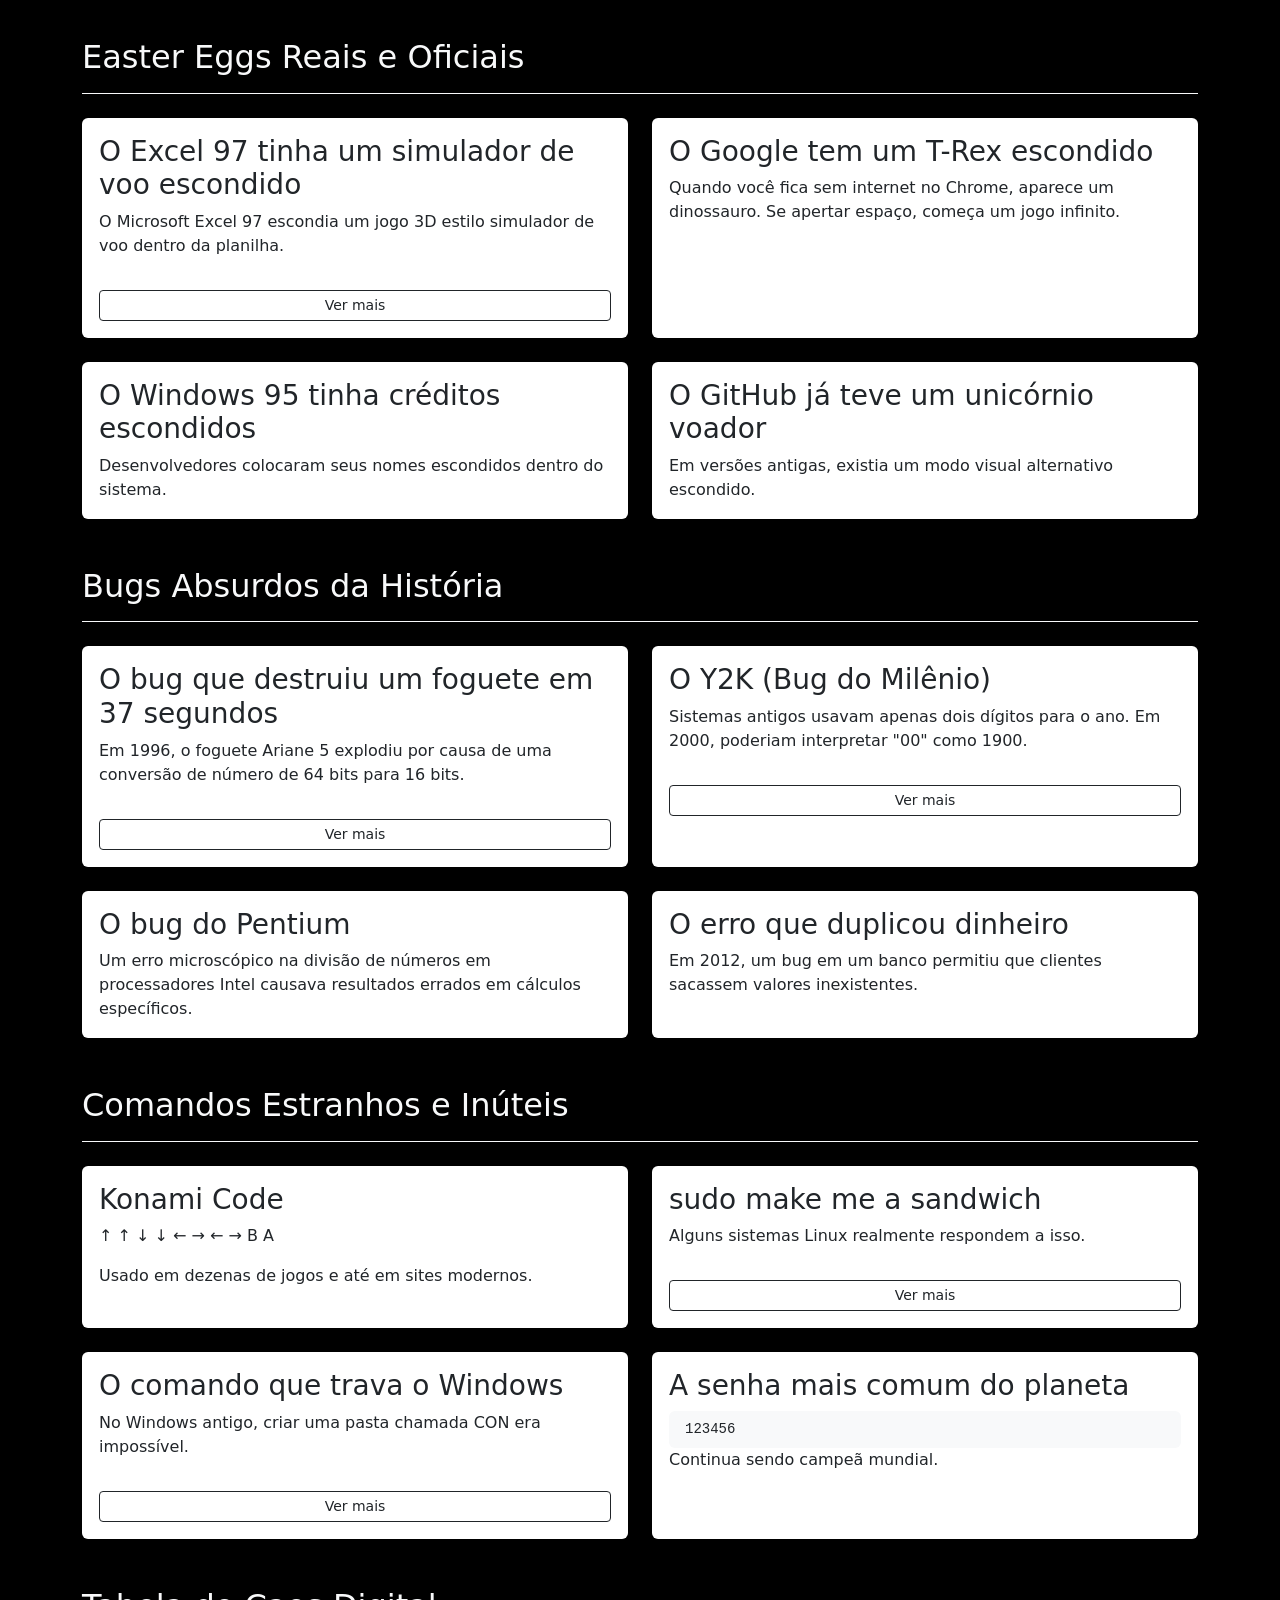
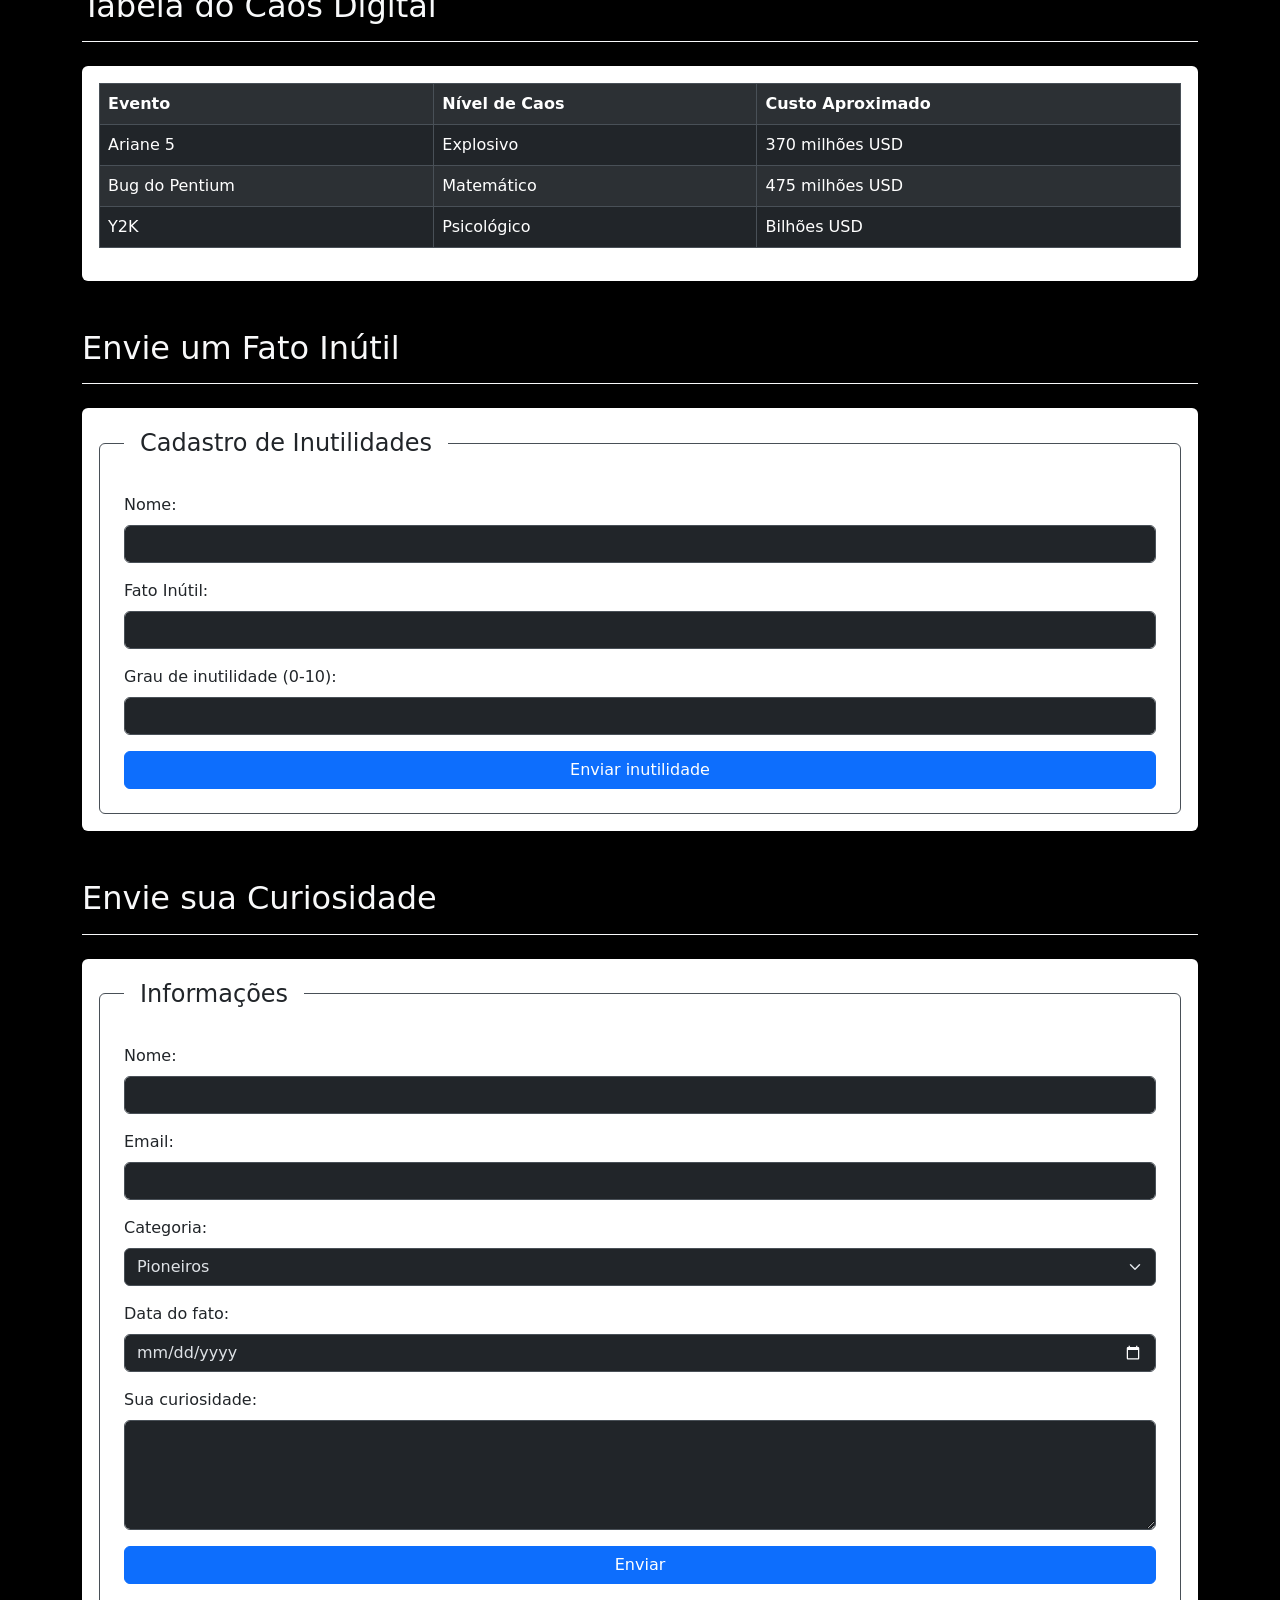
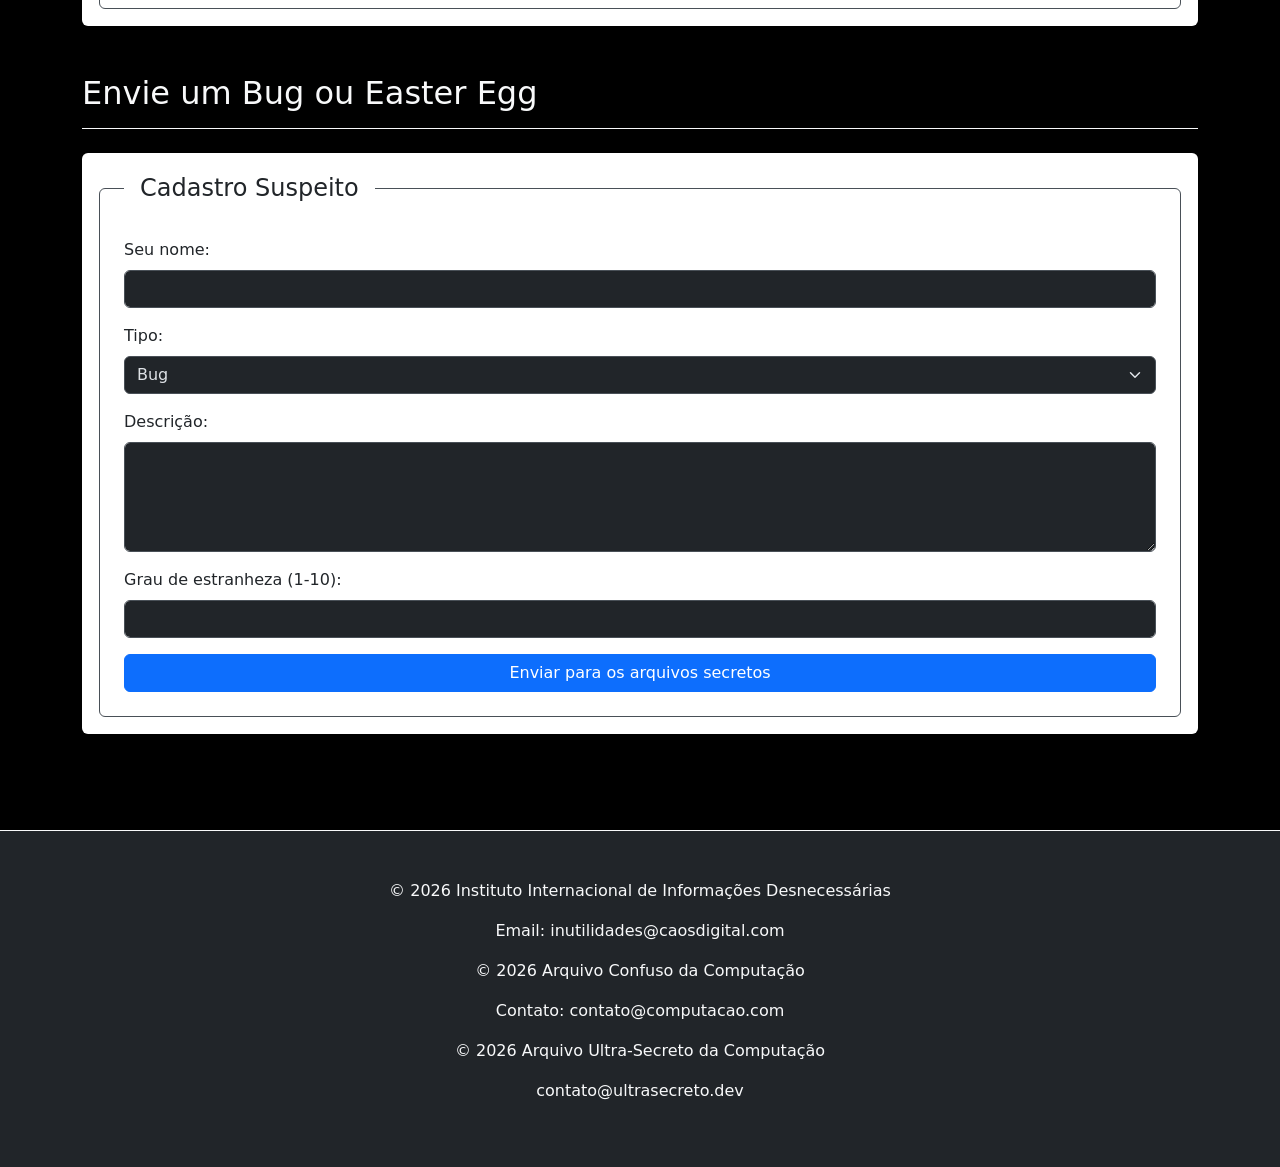
<file: atividade5.html>
<!DOCTYPE html>
<html lang="pt-br" data-bs-theme="dark">
<head>
    <meta charset="UTF-8">
    <meta name="description" content="Curiosidades e fatos históricos da Ciência da Computação">
    <meta name="author" content="Portal Computação">
    <meta name="viewport" content="width=device-width, initial-scale=1.0">
    <title>Arquivo Confuso da Computação</title>
    <!-- SOMENTE BOOTSTRAP 5.3 - NENHUM CSS PRÓPRIO -->
    <link href="https://cdn.jsdelivr.net/npm/bootstrap@5.3.3/dist/css/bootstrap.min.css" rel="stylesheet" integrity="sha384-QWTKZyjpPEjISv5WaRU9OFeRpok6YctnYmDr5pNlyT2bRjXh0JMhjY6hW+ALEwIH" crossorigin="anonymous">
</head>
<body class="bg-black text-light">

<!-- NAVBAR ÚNICA COM TODOS OS LINKS (mantém todos os menus originais em um só lugar funcional) -->
<nav class="navbar navbar-expand-lg navbar-dark bg-dark sticky-top shadow-lg">
    <div class="container-fluid">
        <a class="navbar-brand fw-bold fs-3" href="#">📜 Arquivo Confuso</a>
        <button class="navbar-toggler" type="button" data-bs-toggle="collapse" data-bs-target="#navbarNav">
            <span class="navbar-toggler-icon"></span>
        </button>
        <div class="collapse navbar-collapse" id="navbarNav">
            <ul class="navbar-nav ms-auto gap-3">
                <li class="nav-item"><a class="nav-link" href="#pioneiros">Pioneiros</a></li>
                <li class="nav-item"><a class="nav-link" href="#bugs">Bugs</a></li>
                <li class="nav-item"><a class="nav-link" href="#internet">Internet</a></li>
                <li class="nav-item"><a class="nav-link" href="#linguagens">Linguagens</a></li>
                <li class="nav-item"><a class="nav-link" href="#linha-do-tempo">Linha do Tempo</a></li>
                <li class="nav-item"><a class="nav-link" href="#nomes">Nomes Estranhos</a></li>
                <li class="nav-item"><a class="nav-link" href="#acidentes">Acidentes</a></li>
                <li class="nav-item"><a class="nav-link" href="#dinheiro">Erros Caríssimos</a></li>
                <li class="nav-item"><a class="nav-link" href="#aleatorio">Aleatoriedades</a></li>
                <li class="nav-item"><a class="nav-link" href="#easter-eggs">Easter Eggs</a></li>
                <li class="nav-item"><a class="nav-link" href="#bugs-absurdos">Bugs Absurdos</a></li>
                <li class="nav-item"><a class="nav-link" href="#comandos-secretos">Comandos Secretos</a></li>
                <li class="nav-item"><a class="nav-link" href="#formulario">Envie Curiosidade</a></li>
                <li class="nav-item"><a class="nav-link" href="#formulario-secreto">Envie Bug</a></li>
            </ul>
        </div>
    </div>
</nav>

<!-- HEADER PRINCIPAL ORIGINAL -->
<header id="topo" class="bg-dark py-5 text-center border-bottom border-light">
    <div class="container">
        <h1 class="display-3 fw-bold">Arquivo (Quase) Perdido da Ciência da Computação</h1>
        <p class="lead">Uma coletânea caótica de fatos históricos, curiosos e inesperados.</p>
    </div>
</header>

<div class="container py-5">

    <!-- PIONEIROS (todas as informações preservadas) -->
    <section id="pioneiros" class="mb-5">
        <h2 class="mb-4 border-bottom border-light pb-3">Pioneiros Esquecidos</h2>
        <div class="row g-4">
            <div class="col-lg-6">
                <div class="card bg-white text-dark h-100 shadow">
                    <div class="card-body">
                        <h3 class="card-title">Ada Lovelace</h3>
                        <p class="card-text">Considerada a primeira programadora da história.</p>
                        <button class="btn btn-outline-dark btn-sm w-100 mt-3" data-bs-toggle="collapse" data-bs-target="#collapse-ada">Ver mais</button>
                        <div class="collapse mt-3" id="collapse-ada">
                            <p>Ela escreveu um algoritmo para a Máquina Analítica no século XIX.</p>
                        </div>
                    </div>
                </div>
            </div>
            <div class="col-lg-6">
                <div class="card bg-white text-dark h-100 shadow">
                    <div class="card-body">
                        <h3 class="card-title">Alan Turing</h3>
                        <p class="card-text">Criador do conceito de Máquina de Turing.</p>
                        <button class="btn btn-outline-dark btn-sm w-100 mt-3" data-bs-toggle="collapse" data-bs-target="#collapse-turing">Ver mais</button>
                        <div class="collapse mt-3" id="collapse-turing">
                            <blockquote class="blockquote border-start border-3 ps-3">"Podemos ver apenas um pouco do futuro, mas o suficiente para perceber que há muito a fazer."</blockquote>
                        </div>
                    </div>
                </div>
            </div>
            <div class="col-12">
                <div class="card bg-white text-dark shadow">
                    <div class="card-body">
                        <h4 class="card-title">Curiosidade lateral</h4>
                        <p class="card-text">Durante décadas, o trabalho de Turing foi mantido em segredo.</p>
                    </div>
                </div>
            </div>
        </div>
    </section>

    <!-- BUGS (todas as informações preservadas) -->
    <section id="bugs" class="mb-5">
        <h2 class="mb-4 border-bottom border-light pb-3">Histórias de Bugs</h2>
        <div class="row g-4">
            <div class="col-lg-6">
                <div class="card bg-white text-dark h-100 shadow">
                    <div class="card-body">
                        <h3 class="card-title">O Primeiro Bug Real</h3>
                        <p class="card-text">Uma mariposa encontrada em um computador em 1947.</p>
                        <button class="btn btn-outline-dark btn-sm w-100 mt-3" data-bs-toggle="collapse" data-bs-target="#collapse-bugreal">Ver mais</button>
                        <div class="collapse mt-3" id="collapse-bugreal">
                            <figure class="figure"><figcaption class="figure-caption text-dark">Registro do bug colado no relatório técnico.</figcaption></figure>
                        </div>
                    </div>
                </div>
            </div>
            <div class="col-lg-6">
                <div class="card bg-white text-dark h-100 shadow">
                    <div class="card-body">
                        <h3 class="card-title">O Vírus Creeper</h3>
                        <p class="card-text">Primeiro vírus da história (1971).</p>
                        <button class="btn btn-outline-dark btn-sm w-100 mt-3" data-bs-toggle="collapse" data-bs-target="#collapse-creeper">Ver mais</button>
                        <div class="collapse mt-3" id="collapse-creeper">
                            <p>Mensagem exibida:</p>
                            <pre class="bg-light p-3 rounded text-dark">I'M THE CREEPER : CATCH ME IF YOU CAN</pre>
                        </div>
                    </div>
                </div>
            </div>
        </div>
    </section>

    <!-- INTERNET (todas as informações preservadas) -->
    <section id="internet" class="mb-5">
        <h2 class="mb-4 border-bottom border-light pb-3">Curiosidades da Internet</h2>
        <div class="row g-4">
            <div class="col-md-4">
                <div class="card bg-white text-dark h-100 shadow">
                    <div class="card-body">
                        <h3 class="card-title">Primeiro Website</h3>
                        <p class="card-text">Criado em 1991 por Tim Berners-Lee.</p>
                    </div>
                </div>
            </div>
            <div class="col-md-4">
                <div class="card bg-white text-dark h-100 shadow">
                    <div class="card-body">
                        <h3 class="card-title">ARPANET</h3>
                        <p class="card-text">A precursora da internet moderna.</p>
                        <button class="btn btn-outline-dark btn-sm w-100 mt-3" data-bs-toggle="collapse" data-bs-target="#collapse-arpanet">Ver mais</button>
                        <div class="collapse mt-3" id="collapse-arpanet">
                            <ul class="list-group list-group-flush">
                                <li class="list-group-item">Primeira mensagem enviada: "LO"</li>
                                <li class="list-group-item">O sistema caiu antes de completar "LOGIN"</li>
                            </ul>
                        </div>
                    </div>
                </div>
            </div>
            <div class="col-md-4">
                <div class="card bg-white text-dark h-100 shadow">
                    <div class="card-body">
                        <h3 class="card-title">Emojis e ASCII</h3>
                        <p class="card-text">Antes dos emojis gráficos, usávamos:</p>
                        <button class="btn btn-outline-dark btn-sm w-100 mt-3" data-bs-toggle="collapse" data-bs-target="#collapse-ascii">Ver mais</button>
                        <div class="collapse mt-3" id="collapse-ascii">
                            <div class="d-flex gap-3">
                                <code class="bg-light px-3 py-2 rounded text-dark">:-)</code>
                                <code class="bg-light px-3 py-2 rounded text-dark">;-)</code>
                                <code class="bg-light px-3 py-2 rounded text-dark">:-D</code>
                            </div>
                        </div>
                    </div>
                </div>
            </div>
        </div>
    </section>

    <!-- LINGUAGENS (todas as informações preservadas) -->
    <section id="linguagens" class="mb-5">
        <h2 class="mb-4 border-bottom border-light pb-3">Linguagens de Programação</h2>
        <div class="row g-4">
            <div class="col-lg-4">
                <div class="card bg-white text-dark h-100 shadow">
                    <div class="card-body">
                        <h3 class="card-title">COBOL</h3>
                        <p class="card-text">Ainda usado em sistemas bancários.</p>
                    </div>
                </div>
            </div>
            <div class="col-lg-4">
                <div class="card bg-white text-dark h-100 shadow">
                    <div class="card-body">
                        <h3 class="card-title">C</h3>
                        <p class="card-text">Base para muitos sistemas operacionais.</p>
                    </div>
                </div>
            </div>
            <div class="col-lg-4">
                <div class="card bg-white text-dark h-100 shadow">
                    <div class="card-body">
                        <h3 class="card-title">HTML</h3>
                        <p class="card-text">Não é linguagem de programação, mas estrutura a web.</p>
                    </div>
                </div>
            </div>
            <div class="col-12">
                <div class="card bg-white text-dark shadow">
                    <div class="card-body">
                        <table class="table table-striped table-hover table-bordered">
                            <caption class="text-dark fw-bold">Linguagens e Ano de Criação</caption>
                            <thead class="table-dark"><tr><th>Linguagem</th><th>Ano</th></tr></thead>
                            <tbody>
                                <tr><td>COBOL</td><td>1959</td></tr>
                                <tr><td>C</td><td>1972</td></tr>
                                <tr><td>Python</td><td>1991</td></tr>
                            </tbody>
                            <tfoot><tr><td colspan="2" class="text-muted">Dados históricos aproximados</td></tr></tfoot>
                        </table>
                    </div>
                </div>
            </div>
        </div>
    </section>

    <!-- LINHA DO TEMPO (todas as informações preservadas) -->
    <section id="linha-do-tempo" class="mb-5">
        <h2 class="mb-4 border-bottom border-light pb-3">Linha do Tempo Aleatória</h2>
        <div class="card bg-white text-dark shadow">
            <div class="card-body">
                <ol class="list-group list-group-numbered">
                    <li class="list-group-item">1837 - Máquina Analítica</li>
                    <li class="list-group-item">1946 - ENIAC</li>
                    <li class="list-group-item">1969 - ARPANET</li>
                    <li class="list-group-item">1991 - Primeiro site</li>
                    <li class="list-group-item">2007 - Popularização dos smartphones</li>
                </ol>
            </div>
        </div>
    </section>

    <!-- HEADER 2 ORIGINAL (Fatos Inúteis) -->
    <header class="bg-dark py-5 text-center my-5 rounded-4 shadow">
        <div class="container">
            <h1 class="display-4 fw-bold">Fatos Inúteis (Mas Incríveis) da Ciência da Computação</h1>
            <p class="lead">Informações que não vão melhorar seu código… mas vão melhorar sua aula.</p>
        </div>
    </header>

    <!-- NOMES ESTRANHOS (todas as informações preservadas) -->
    <section id="nomes" class="mb-5">
        <h2 class="mb-4 border-bottom border-light pb-3">Nomes Estranhos da Computação</h2>
        <div class="row g-4">
            <div class="col-md-4">
                <div class="card bg-white text-dark h-100 shadow">
                    <div class="card-body">
                        <h3 class="card-title">Spam vem de um presunto</h3>
                        <p class="card-text">O termo "spam" para emails indesejados vem de um esquete do <strong>Monty Python</strong> onde a palavra SPAM (marca de presunto enlatado) era repetida incessantemente.</p>
                    </div>
                </div>
            </div>
            <div class="col-md-4">
                <div class="card bg-white text-dark h-100 shadow">
                    <div class="card-body">
                        <h3 class="card-title">Bluetooth tem nome viking</h3>
                        <p class="card-text">A tecnologia foi nomeada em homenagem ao rei <em>Harald "Bluetooth" Gormsson</em>, que unificou a Dinamarca. A ideia era “unificar dispositivos”.</p>
                    </div>
                </div>
            </div>
            <div class="col-md-4">
                <div class="card bg-white text-dark h-100 shadow">
                    <div class="card-body">
                        <h3 class="card-title">Bug é literalmente bug</h3>
                        <p class="card-text">O famoso inseto encontrado no computador <abbr title="Harvard Mark II">Mark II</abbr> em 1947 era uma mariposa de verdade.</p>
                        <button class="btn btn-outline-dark btn-sm w-100 mt-3" data-bs-toggle="collapse" data-bs-target="#collapse-bugliteral">Ver mais</button>
                        <div class="collapse mt-3" id="collapse-bugliteral">
                            <p>O inseto ainda está preservado em um museu.</p>
                        </div>
                    </div>
                </div>
            </div>
        </div>
    </section>

    <!-- ACIDENTES (todas as informações preservadas) -->
    <section id="acidentes" class="mb-5">
        <h2 class="mb-4 border-bottom border-light pb-3">Acidentes Tecnológicos Surpreendentes</h2>
        <div class="row g-4">
            <div class="col-md-4">
                <div class="card bg-white text-dark h-100 shadow">
                    <div class="card-body">
                        <h3 class="card-title">O primeiro domínio registrado</h3>
                        <p class="card-text">O primeiro domínio da história foi <code class="bg-light px-2">symbolics.com</code> registrado em 1985.</p>
                    </div>
                </div>
            </div>
            <div class="col-md-4">
                <div class="card bg-white text-dark h-100 shadow">
                    <div class="card-body">
                        <h3 class="card-title">O erro que quase causou guerra nuclear</h3>
                        <p class="card-text">Em 1983, um sistema soviético detectou falsamente mísseis americanos. O oficial Stanislav Petrov decidiu ignorar o alerta.</p>
                        <button class="btn btn-outline-dark btn-sm w-100 mt-3" data-bs-toggle="collapse" data-bs-target="#collapse-nuclear">Ver mais</button>
                        <div class="collapse mt-3" id="collapse-nuclear">
                            <blockquote class="blockquote border-start border-3 ps-3">Um bug pode ter salvo o mundo.</blockquote>
                        </div>
                    </div>
                </div>
            </div>
            <div class="col-md-4">
                <div class="card bg-white text-dark h-100 shadow">
                    <div class="card-body">
                        <h3 class="card-title">O computador que pesava 27 toneladas</h3>
                        <p class="card-text">O ENIAC ocupava 167 m² e consumia energia suficiente para escurecer parte da cidade.</p>
                    </div>
                </div>
            </div>
        </div>
    </section>

    <!-- DINHEIRO (todas as informações preservadas) -->
    <section id="dinheiro" class="mb-5">
        <h2 class="mb-4 border-bottom border-light pb-3">Erros Caríssimos</h2>
        <div class="row g-4">
            <div class="col-md-6">
                <div class="card bg-white text-dark h-100 shadow">
                    <div class="card-body">
                        <h3 class="card-title">O traço que custou milhões</h3>
                        <p class="card-text">Em 1962, a NASA perdeu a sonda Mariner 1 por causa de um erro em uma fórmula matemática: faltava um simples hífen.</p>
                    </div>
                </div>
            </div>
            <div class="col-md-6">
                <div class="card bg-white text-dark h-100 shadow">
                    <div class="card-body">
                        <h3 class="card-title">Bitcoin jogado no lixo</h3>
                        <p class="card-text">Um homem no Reino Unido descartou um HD com 8.000 bitcoins.</p>
                        <button class="btn btn-outline-dark btn-sm w-100 mt-3" data-bs-toggle="collapse" data-bs-target="#collapse-bitcoin">Ver mais</button>
                        <div class="collapse mt-3" id="collapse-bitcoin">
                            <pre class="bg-light p-3 rounded text-dark">Valor atual: melhor não calcular.</pre>
                        </div>
                    </div>
                </div>
            </div>
        </div>
    </section>

    <!-- ALEATORIO (todas as informações preservadas) -->
    <section id="aleatorio" class="mb-5">
        <h2 class="mb-4 border-bottom border-light pb-3">Coisas Aleatórias que Você Não Pediu</h2>
        <div class="row g-4">
            <div class="col-md-6 col-lg-3">
                <div class="card bg-white text-dark h-100 shadow">
                    <div class="card-body">
                        <h3 class="card-title">O primeiro emoticon</h3>
                        <p class="card-text">:-) foi sugerido em 1982 por Scott Fahlman.</p>
                    </div>
                </div>
            </div>
            <div class="col-md-6 col-lg-3">
                <div class="card bg-white text-dark h-100 shadow">
                    <div class="card-body">
                        <h3 class="card-title">A senha mais usada do mundo</h3>
                        <p class="card-text"><strong>123456</strong></p>
                    </div>
                </div>
            </div>
            <div class="col-md-6 col-lg-3">
                <div class="card bg-white text-dark h-100 shadow">
                    <div class="card-body">
                        <h3 class="card-title">O Google já quebrou a internet</h3>
                        <p class="card-text">Em 2009, o Google marcou acidentalmente todos os sites como maliciosos por 40 minutos.</p>
                    </div>
                </div>
            </div>
            <div class="col-md-6 col-lg-3">
                <div class="card bg-white text-dark h-100 shadow">
                    <div class="card-body">
                        <h3 class="card-title">Computadores odeiam calor</h3>
                        <p class="card-text">Um data center pode usar mais água para resfriamento do que uma pequena cidade.</p>
                    </div>
                </div>
            </div>
        </div>
    </section>

    <!-- TABELA TOTALMENTE NECESSÁRIA (todas as informações preservadas) -->
    <section class="mb-5">
        <h2 class="mb-4 border-bottom border-light pb-3">Tabela Totalmente Necessária</h2>
        <div class="card bg-white text-dark shadow">
            <div class="card-body">
                <table class="table table-striped table-hover table-bordered">
                    <tr><th>Curiosidade</th><th>Nível de Inutilidade</th></tr>
                    <tr><td>Spam vem de presunto</td><td>Alto</td></tr>
                    <tr><td>Bluetooth é viking</td><td>Médio</td></tr>
                    <tr><td>Senha mais usada é 123456</td><td>Crítico</td></tr>
                </table>
            </div>
        </div>
    </section>

    <!-- HEADER 3 ORIGINAL -->
    <header class="bg-dark py-5 text-center my-5 rounded-4 shadow">
        <div class="container">
            <h1 class="display-4 fw-bold">Coisas Que Seus Professores Não Contaram Sobre Computação</h1>
            <p class="lead">Fatos obscuros, bugs absurdos e Easter eggs históricos.</p>
        </div>
    </header>

    <!-- EASTER EGGS (todas as informações preservadas) -->
    <section id="easter-eggs" class="mb-5">
        <h2 class="mb-4 border-bottom border-light pb-3">Easter Eggs Reais e Oficiais</h2>
        <div class="row g-4">
            <div class="col-lg-6">
                <div class="card bg-white text-dark h-100 shadow">
                    <div class="card-body">
                        <h3 class="card-title">O Excel 97 tinha um simulador de voo escondido</h3>
                        <p class="card-text">O Microsoft Excel 97 escondia um jogo 3D estilo simulador de voo dentro da planilha.</p>
                        <button class="btn btn-outline-dark btn-sm w-100 mt-3" data-bs-toggle="collapse" data-bs-target="#collapse-excel">Ver mais</button>
                        <div class="collapse mt-3" id="collapse-excel">
                            <p>Era preciso selecionar células específicas e usar combinações absurdas de teclado.</p>
                        </div>
                    </div>
                </div>
            </div>
            <div class="col-lg-6">
                <div class="card bg-white text-dark h-100 shadow">
                    <div class="card-body">
                        <h3 class="card-title">O Google tem um T-Rex escondido</h3>
                        <p class="card-text">Quando você fica sem internet no Chrome, aparece um dinossauro. Se apertar espaço, começa um jogo infinito.</p>
                    </div>
                </div>
            </div>
            <div class="col-lg-6">
                <div class="card bg-white text-dark h-100 shadow">
                    <div class="card-body">
                        <h3 class="card-title">O Windows 95 tinha créditos escondidos</h3>
                        <p class="card-text">Desenvolvedores colocaram seus nomes escondidos dentro do sistema.</p>
                    </div>
                </div>
            </div>
            <div class="col-lg-6">
                <div class="card bg-white text-dark h-100 shadow">
                    <div class="card-body">
                        <h3 class="card-title">O GitHub já teve um unicórnio voador</h3>
                        <p class="card-text">Em versões antigas, existia um modo visual alternativo escondido.</p>
                    </div>
                </div>
            </div>
        </div>
    </section>

    <!-- BUGS ABSURDOS (todas as informações preservadas) -->
    <section id="bugs-absurdos" class="mb-5">
        <h2 class="mb-4 border-bottom border-light pb-3">Bugs Absurdos da História</h2>
        <div class="row g-4">
            <div class="col-lg-6">
                <div class="card bg-white text-dark h-100 shadow">
                    <div class="card-body">
                        <h3 class="card-title">O bug que destruiu um foguete em 37 segundos</h3>
                        <p class="card-text">Em 1996, o foguete Ariane 5 explodiu por causa de uma conversão de número de 64 bits para 16 bits.</p>
                        <button class="btn btn-outline-dark btn-sm w-100 mt-3" data-bs-toggle="collapse" data-bs-target="#collapse-ariane">Ver mais</button>
                        <div class="collapse mt-3" id="collapse-ariane">
                            <blockquote class="blockquote border-start border-3 ps-3">Custo do erro: aproximadamente 370 milhões de dólares.</blockquote>
                        </div>
                    </div>
                </div>
            </div>
            <div class="col-lg-6">
                <div class="card bg-white text-dark h-100 shadow">
                    <div class="card-body">
                        <h3 class="card-title">O Y2K (Bug do Milênio)</h3>
                        <p class="card-text">Sistemas antigos usavam apenas dois dígitos para o ano. Em 2000, poderiam interpretar "00" como 1900.</p>
                        <button class="btn btn-outline-dark btn-sm w-100 mt-3" data-bs-toggle="collapse" data-bs-target="#collapse-y2k">Ver mais</button>
                        <div class="collapse mt-3" id="collapse-y2k">
                            <p>O mundo gastou bilhões se preparando... e quase nada aconteceu.</p>
                        </div>
                    </div>
                </div>
            </div>
            <div class="col-lg-6">
                <div class="card bg-white text-dark h-100 shadow">
                    <div class="card-body">
                        <h3 class="card-title">O bug do Pentium</h3>
                        <p class="card-text">Um erro microscópico na divisão de números em processadores Intel causava resultados errados em cálculos específicos.</p>
                    </div>
                </div>
            </div>
            <div class="col-lg-6">
                <div class="card bg-white text-dark h-100 shadow">
                    <div class="card-body">
                        <h3 class="card-title">O erro que duplicou dinheiro</h3>
                        <p class="card-text">Em 2012, um bug em um banco permitiu que clientes sacassem valores inexistentes.</p>
                    </div>
                </div>
            </div>
        </div>
    </section>

    <!-- COMANDOS SECRETOS (todas as informações preservadas) -->
    <section id="comandos-secretos" class="mb-5">
        <h2 class="mb-4 border-bottom border-light pb-3">Comandos Estranhos e Inúteis</h2>
        <div class="row g-4">
            <div class="col-lg-6">
                <div class="card bg-white text-dark h-100 shadow">
                    <div class="card-body">
                        <h3 class="card-title">Konami Code</h3>
                        <p class="card-text">↑ ↑ ↓ ↓ ← → ← → B A</p>
                        <p class="card-text">Usado em dezenas de jogos e até em sites modernos.</p>
                    </div>
                </div>
            </div>
            <div class="col-lg-6">
                <div class="card bg-white text-dark h-100 shadow">
                    <div class="card-body">
                        <h3 class="card-title">sudo make me a sandwich</h3>
                        <p class="card-text">Alguns sistemas Linux realmente respondem a isso.</p>
                        <button class="btn btn-outline-dark btn-sm w-100 mt-3" data-bs-toggle="collapse" data-bs-target="#collapse-sudo">Ver mais</button>
                        <div class="collapse mt-3" id="collapse-sudo">
                            <pre class="bg-light p-3 rounded text-dark">$ sudo make me a sandwich
Okay.</pre>
                        </div>
                    </div>
                </div>
            </div>
            <div class="col-lg-6">
                <div class="card bg-white text-dark h-100 shadow">
                    <div class="card-body">
                        <h3 class="card-title">O comando que trava o Windows</h3>
                        <p class="card-text">No Windows antigo, criar uma pasta chamada CON era impossível.</p>
                        <button class="btn btn-outline-dark btn-sm w-100 mt-3" data-bs-toggle="collapse" data-bs-target="#collapse-con">Ver mais</button>
                        <div class="collapse mt-3" id="collapse-con">
                            <pre class="bg-light p-3 rounded text-dark">CON CON</pre>
                        </div>
                    </div>
                </div>
            </div>
            <div class="col-lg-6">
                <div class="card bg-white text-dark h-100 shadow">
                    <div class="card-body">
                        <h3 class="card-title">A senha mais comum do planeta</h3>
                        <code class="bg-light px-3 py-2 rounded d-block text-dark">123456</code>
                        <p class="card-text">Continua sendo campeã mundial.</p>
                    </div>
                </div>
            </div>
        </div>
    </section>

    <!-- TABELA DO CAOS DIGITAL (todas as informações preservadas) -->
    <section class="mb-5">
        <h2 class="mb-4 border-bottom border-light pb-3">Tabela do Caos Digital</h2>
        <div class="card bg-white text-dark shadow">
            <div class="card-body">
                <table class="table table-striped table-hover table-bordered">
                    <tr><th>Evento</th><th>Nível de Caos</th><th>Custo Aproximado</th></tr>
                    <tr><td>Ariane 5</td><td>Explosivo</td><td>370 milhões USD</td></tr>
                    <tr><td>Bug do Pentium</td><td>Matemático</td><td>475 milhões USD</td></tr>
                    <tr><td>Y2K</td><td>Psicológico</td><td>Bilhões USD</td></tr>
                </table>
            </div>
        </div>
    </section>

    <!-- FORMULÁRIO 1 - Envie um Fato Inútil (id="form" preservado) -->
    <section id="form" class="mb-5">
        <h2 class="mb-4 border-bottom border-light pb-3">Envie um Fato Inútil</h2>
        <div class="card bg-white text-dark shadow">
            <div class="card-body">
                <form>
                    <fieldset class="border p-4 rounded">
                        <legend class="float-none w-auto px-3">Cadastro de Inutilidades</legend>
                        <div class="mb-3">
                            <label class="form-label">Nome:</label>
                            <input type="text" name="nome" class="form-control">
                        </div>
                        <div class="mb-3">
                            <label class="form-label">Fato Inútil:</label>
                            <input type="text" name="fato" class="form-control">
                        </div>
                        <div class="mb-3">
                            <label class="form-label">Grau de inutilidade (0-10):</label>
                            <input type="number" name="grau" min="0" max="10" class="form-control">
                        </div>
                        <input type="submit" value="Enviar inutilidade" class="btn btn-primary w-100">
                    </fieldset>
                </form>
            </div>
        </div>
    </section>

    <!-- FORMULÁRIO 2 - Envie sua Curiosidade (id="formulario" preservado) -->
    <section id="formulario" class="mb-5">
        <h2 class="mb-4 border-bottom border-light pb-3">Envie sua Curiosidade</h2>
        <div class="card bg-white text-dark shadow">
            <div class="card-body">
                <form>
                    <fieldset class="border p-4 rounded">
                        <legend class="float-none w-auto px-3">Informações</legend>
                        <div class="mb-3">
                            <label class="form-label">Nome:</label>
                            <input type="text" name="nome" class="form-control">
                        </div>
                        <div class="mb-3">
                            <label class="form-label">Email:</label>
                            <input type="email" name="email" class="form-control">
                        </div>
                        <div class="mb-3">
                            <label class="form-label">Categoria:</label>
                            <select name="categoria" class="form-select">
                                <option>Pioneiros</option>
                                <option>Bugs</option>
                                <option>Internet</option>
                                <option>Linguagens</option>
                            </select>
                        </div>
                        <div class="mb-3">
                            <label class="form-label">Data do fato:</label>
                            <input type="date" name="data" class="form-control">
                        </div>
                        <div class="mb-3">
                            <label class="form-label">Sua curiosidade:</label>
                            <textarea name="curiosidade" class="form-control" rows="4"></textarea>
                        </div>
                        <input type="submit" value="Enviar" class="btn btn-primary w-100">
                    </fieldset>
                </form>
            </div>
        </div>
    </section>

    <!-- FORMULÁRIO 3 - Envie um Bug ou Easter Egg (id="formulario-secreto" preservado) -->
    <section id="formulario-secreto" class="mb-5">
        <h2 class="mb-4 border-bottom border-light pb-3">Envie um Bug ou Easter Egg</h2>
        <div class="card bg-white text-dark shadow">
            <div class="card-body">
                <form>
                    <fieldset class="border p-4 rounded">
                        <legend class="float-none w-auto px-3">Cadastro Suspeito</legend>
                        <div class="mb-3">
                            <label class="form-label">Seu nome:</label>
                            <input type="text" name="nome" class="form-control">
                        </div>
                        <div class="mb-3">
                            <label class="form-label">Tipo:</label>
                            <select name="tipo" class="form-select">
                                <option>Bug</option>
                                <option>Easter Egg</option>
                                <option>Comando estranho</option>
                            </select>
                        </div>
                        <div class="mb-3">
                            <label class="form-label">Descrição:</label>
                            <textarea name="descricao" class="form-control" rows="4"></textarea>
                        </div>
                        <div class="mb-3">
                            <label class="form-label">Grau de estranheza (1-10):</label>
                            <input type="number" min="1" max="10" class="form-control">
                        </div>
                        <input type="submit" value="Enviar para os arquivos secretos" class="btn btn-primary w-100">
                    </fieldset>
                </form>
            </div>
        </div>
    </section>

</div>

<!-- FOOTER COM TODAS AS INFORMAÇÕES ORIGINAIS (nada removido) -->
<footer class="bg-dark py-5 text-center border-top border-light">
    <div class="container">
        <p>© 2026 Instituto Internacional de Informações Desnecessárias</p>
        <address class="mb-3">Email: inutilidades@caosdigital.com</address>
        <p>&copy; 2026 Arquivo Confuso da Computação</p>
        <address class="mb-3">Contato: contato@computacao.com</address>
        <p>© 2026 Arquivo Ultra-Secreto da Computação</p>
        <address>contato@ultrasecreto.dev</address>
    </div>
</footer>

<!-- BOOTSTRAP JS (animação Collapse + navbar) -->
<script src="https://cdn.jsdelivr.net/npm/bootstrap@5.3.3/dist/js/bootstrap.bundle.min.js" integrity="sha384-YvpcrYf0tY3lHB60NNkmXc5s9fDVZLESaAA55NDzOxhy9GkcIdslK1eN7N6jIeHz" crossorigin="anonymous"></script>
</body>
</html>
</file>
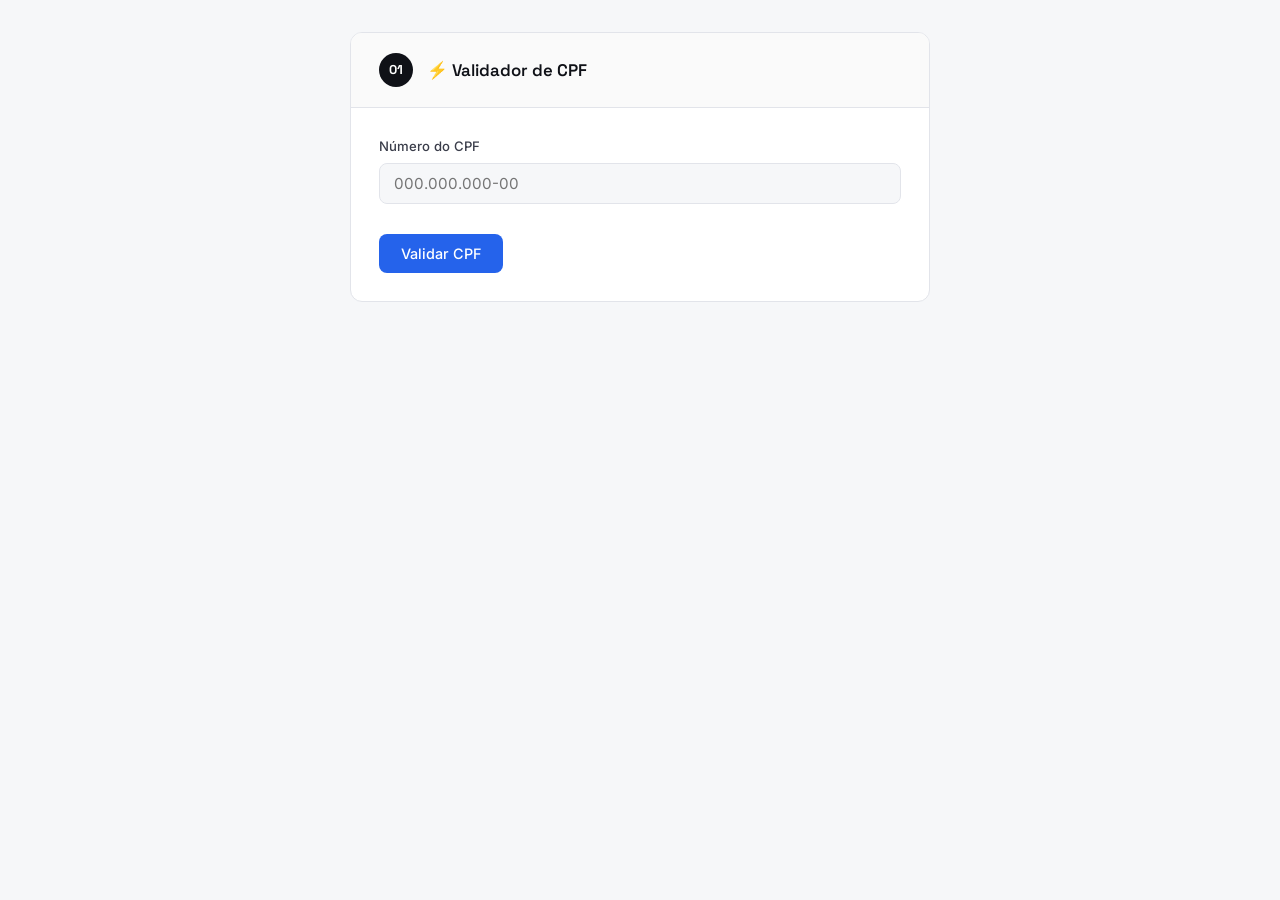
<file: listade7exercicios/ex01_validador_cpf.html>
<!DOCTYPE html>
<html lang="pt-br">
<head>
<meta charset="UTF-8">
<meta name="viewport" content="width=device-width, initial-scale=1.0">
<title>Ex 01 — Validador de CPF</title>
<style>
  @import url('https://fonts.googleapis.com/css2?family=Inter:wght@400;500;600&family=Space+Grotesk:wght@500;700&display=swap');
  *,*::before,*::after{box-sizing:border-box;margin:0;padding:0;}
  :root{--ink:#0f1117;--ink-mid:#3a3d4a;--ink-soft:#6b7280;--surface:#f6f7f9;--card:#ffffff;--border:#e2e4ea;--accent:#2563eb;--green:#16a34a;--green-light:#f0fdf4;--red:#dc2626;--red-light:#fef2f2;--radius:12px;--radius-sm:8px;}
  body{font-family:'Inter',sans-serif;background:var(--surface);color:var(--ink);line-height:1.6;padding:32px 16px 60px;min-height:100vh;}
  .wrap{max-width:580px;margin:0 auto;}
  .ex-card{background:var(--card);border:1px solid var(--border);border-radius:var(--radius);overflow:hidden;}
  .ex-head{display:flex;align-items:center;gap:14px;padding:20px 28px;border-bottom:1px solid var(--border);background:#fafafa;}
  .ex-num{width:34px;height:34px;border-radius:50%;background:var(--ink);color:white;font-family:'Space Grotesk',sans-serif;font-size:.8rem;font-weight:700;display:flex;align-items:center;justify-content:center;}
  .ex-title{font-family:'Space Grotesk',sans-serif;font-size:1.05rem;font-weight:600;}
  .ex-body{padding:28px;}
  label{display:block;font-size:.82rem;font-weight:500;color:var(--ink-mid);margin-bottom:6px;}
  input[type=text]{width:100%;padding:10px 14px;border:1px solid var(--border);border-radius:var(--radius-sm);font-family:'Inter',sans-serif;font-size:.95rem;color:var(--ink);background:var(--surface);outline:none;transition:border-color .15s;}
  input:focus{border-color:var(--accent);background:white;box-shadow:0 0 0 3px rgba(37,99,235,.1);}
  .btn{display:inline-flex;align-items:center;justify-content:center;background:var(--accent);color:white;border:none;border-radius:var(--radius-sm);padding:11px 22px;font-family:'Inter',sans-serif;font-size:.9rem;font-weight:500;cursor:pointer;transition:opacity .15s,transform .1s;margin-top:14px;}
  .btn:hover{opacity:.85;}.btn:active{transform:scale(.98);}
  .result{margin-top:18px;padding:16px 20px;border-radius:var(--radius-sm);font-size:1rem;font-weight:500;display:none;align-items:center;gap:10px;}
  .result.show{display:flex;}
  .result.ok{background:var(--green-light);color:var(--green);border:1px solid #bbf7d0;}
  .result.err{background:var(--red-light);color:var(--red);border:1px solid #fecaca;}
  .result-icon{font-size:1.3rem;flex-shrink:0;}
</style>
</head>
<body>
<div class="wrap">
  <div class="ex-card">
    <div class="ex-head">
      <div class="ex-num">01</div>
      <div class="ex-title">⚡ Validador de CPF</div>
    </div>
    <div class="ex-body">
      <div style="margin-bottom:16px">
        <label for="cpf-input">Número do CPF</label>
        <input type="text" id="cpf-input" placeholder="000.000.000-00" maxlength="14">
      </div>
      <button class="btn" onclick="validarCPF()">Validar CPF</button>
      <div class="result" id="cpf-result">
        <span class="result-icon" id="cpf-icon"></span>
        <span id="cpf-msg"></span>
      </div>
    </div>
  </div>
</div>

<script>
/* ── Formata CPF enquanto digita ── */
document.getElementById('cpf-input').addEventListener('input', function () {
  let v = this.value.replace(/\D/g, '').slice(0, 11);
  if (v.length > 9)      v = v.replace(/(\d{3})(\d{3})(\d{3})(\d{0,2})/, '$1.$2.$3-$4');
  else if (v.length > 6) v = v.replace(/(\d{3})(\d{3})(\d{0,3})/, '$1.$2.$3');
  else if (v.length > 3) v = v.replace(/(\d{3})(\d{0,3})/, '$1.$2');
  this.value = v;
});

/* ── Validação ── */
function validarCPF() {
  const raw = document.getElementById('cpf-input').value.replace(/\D/g, '');
  const result  = document.getElementById('cpf-result');
  const icon    = document.getElementById('cpf-icon');
  const msg     = document.getElementById('cpf-msg');

  function show(tipo, ic, texto) {
    result.className = 'result show ' + tipo;
    icon.textContent = ic;
    msg.textContent  = texto;
  }

  if (raw.length !== 11) {
    show('err', '❌', 'CPF inválido — deve conter 11 dígitos numéricos.');
    return;
  }

  // Rejeita sequências repetidas (ex: 111.111.111-11)
  if (/^(\d)\1{10}$/.test(raw)) {
    show('err', '❌', 'CPF inválido — sequência de dígitos repetidos não é permitida.');
    return;
  }

  /* ── 1º dígito verificador ──
     Multiplica os 9 primeiros dígitos pelos pesos 10 a 2,
     soma tudo, multiplica por 10 e pega o resto da divisão por 11.
     Se o resto for >= 10, o dígito é 0. */
  let soma = 0;
  for (let i = 0; i < 9; i++) {
    soma += Number(raw[i]) * (10 - i);
  }
  let resto = (soma * 10) % 11;
  const d1 = resto >= 10 ? 0 : resto;

  /* ── 2º dígito verificador ──
     Multiplica os 10 primeiros dígitos pelos pesos 11 a 2,
     soma tudo, multiplica por 10 e pega o resto da divisão por 11.
     Se o resto for >= 10, o dígito é 0. */
  soma = 0;
  for (let i = 0; i < 10; i++) {
    soma += Number(raw[i]) * (11 - i);
  }
  resto = (soma * 10) % 11;
  const d2 = resto >= 10 ? 0 : resto;

  const cpfFormatado = raw.replace(/(\d{3})(\d{3})(\d{3})(\d{2})/, '$1.$2.$3-$4');

  if (d1 === Number(raw[9]) && d2 === Number(raw[10])) {
    show('ok', '✅', `CPF ${cpfFormatado} é VÁLIDO.`);
  } else {
    show('err', '❌', `CPF ${cpfFormatado} é INVÁLIDO — dígitos verificadores não conferem.`);
  }
}
</script>
</body>
</html>
</file>
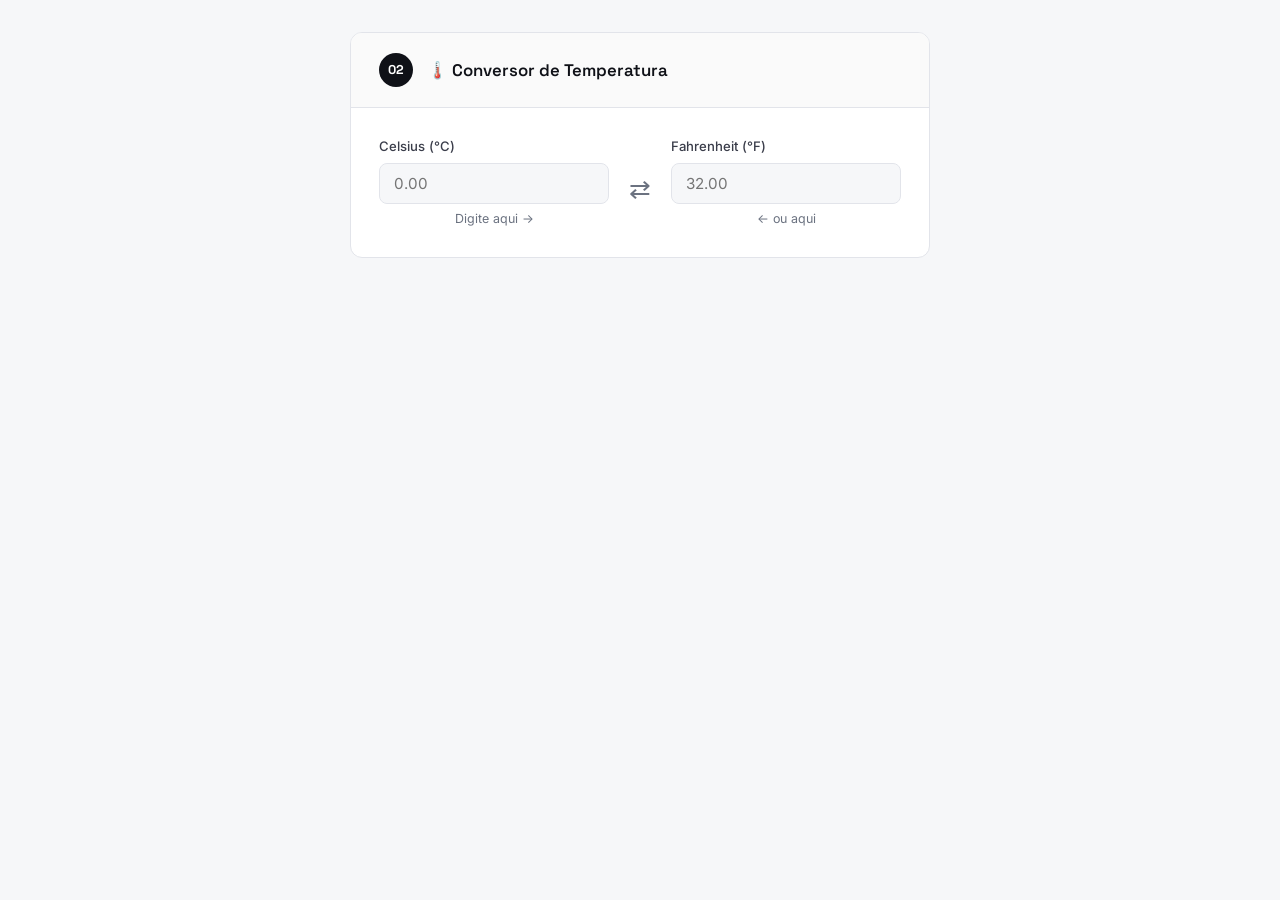
<file: listade7exercicios/ex02_conversor_temperatura.html>
<!DOCTYPE html>
<html lang="pt-br">
<head>
<meta charset="UTF-8">
<meta name="viewport" content="width=device-width, initial-scale=1.0">
<title>Ex 02 — Conversor de Temperatura</title>
<style>
  @import url('https://fonts.googleapis.com/css2?family=Inter:wght@400;500;600&family=Space+Grotesk:wght@500;700&display=swap');
  *,*::before,*::after{box-sizing:border-box;margin:0;padding:0;}
  :root{--ink:#0f1117;--ink-mid:#3a3d4a;--ink-soft:#6b7280;--surface:#f6f7f9;--card:#ffffff;--border:#e2e4ea;--accent:#2563eb;--radius:12px;--radius-sm:8px;}
  body{font-family:'Inter',sans-serif;background:var(--surface);color:var(--ink);line-height:1.6;padding:32px 16px 60px;min-height:100vh;}
  .wrap{max-width:580px;margin:0 auto;}
  .ex-card{background:var(--card);border:1px solid var(--border);border-radius:var(--radius);overflow:hidden;}
  .ex-head{display:flex;align-items:center;gap:14px;padding:20px 28px;border-bottom:1px solid var(--border);background:#fafafa;}
  .ex-num{width:34px;height:34px;border-radius:50%;background:var(--ink);color:white;font-family:'Space Grotesk',sans-serif;font-size:.8rem;font-weight:700;display:flex;align-items:center;justify-content:center;}
  .ex-title{font-family:'Space Grotesk',sans-serif;font-size:1.05rem;font-weight:600;}
  .ex-body{padding:28px;}
  label{display:block;font-size:.82rem;font-weight:500;color:var(--ink-mid);margin-bottom:6px;}
  input[type=number]{width:100%;padding:10px 14px;border:1px solid var(--border);border-radius:var(--radius-sm);font-family:'Inter',sans-serif;font-size:.95rem;color:var(--ink);background:var(--surface);outline:none;transition:border-color .15s;}
  input:focus{border-color:var(--accent);background:white;box-shadow:0 0 0 3px rgba(37,99,235,.1);}
  .temp-row{display:flex;align-items:center;gap:20px;}
  .temp-col{flex:1;}
  .temp-sep{color:var(--ink-soft);font-size:1.6rem;flex-shrink:0;margin-top:14px;}
  .temp-hint{font-size:.78rem;color:var(--ink-soft);margin-top:5px;text-align:center;}
  @media(max-width:460px){.temp-row{flex-direction:column;}.temp-sep{transform:rotate(90deg);margin:0;}}
</style>
</head>
<body>
<div class="wrap">
  <div class="ex-card">
    <div class="ex-head">
      <div class="ex-num">02</div>
      <div class="ex-title">🌡️ Conversor de Temperatura</div>
    </div>
    <div class="ex-body">
      <div class="temp-row">
        <div class="temp-col">
          <label for="celsius">Celsius (°C)</label>
          <input type="number" id="celsius" placeholder="0.00" step="0.1" oninput="cToF()">
          <div class="temp-hint">Digite aqui →</div>
        </div>
        <div class="temp-sep">⇄</div>
        <div class="temp-col">
          <label for="fahrenheit">Fahrenheit (°F)</label>
          <input type="number" id="fahrenheit" placeholder="32.00" step="0.1" oninput="fToC()">
          <div class="temp-hint">← ou aqui</div>
        </div>
      </div>
    </div>
  </div>
</div>

<script>
/* ── Fórmulas ──
   Celsius → Fahrenheit: F = (C × 9/5) + 32
   Fahrenheit → Celsius: C = (F − 32) × 5/9   */

function cToF() {
  const c = parseFloat(document.getElementById('celsius').value);
  document.getElementById('fahrenheit').value = isNaN(c) ? '' : ((c * 9 / 5) + 32).toFixed(2);
}

function fToC() {
  const f = parseFloat(document.getElementById('fahrenheit').value);
  document.getElementById('celsius').value = isNaN(f) ? '' : ((f - 32) * 5 / 9).toFixed(2);
}
</script>
</body>
</html>
</file>
